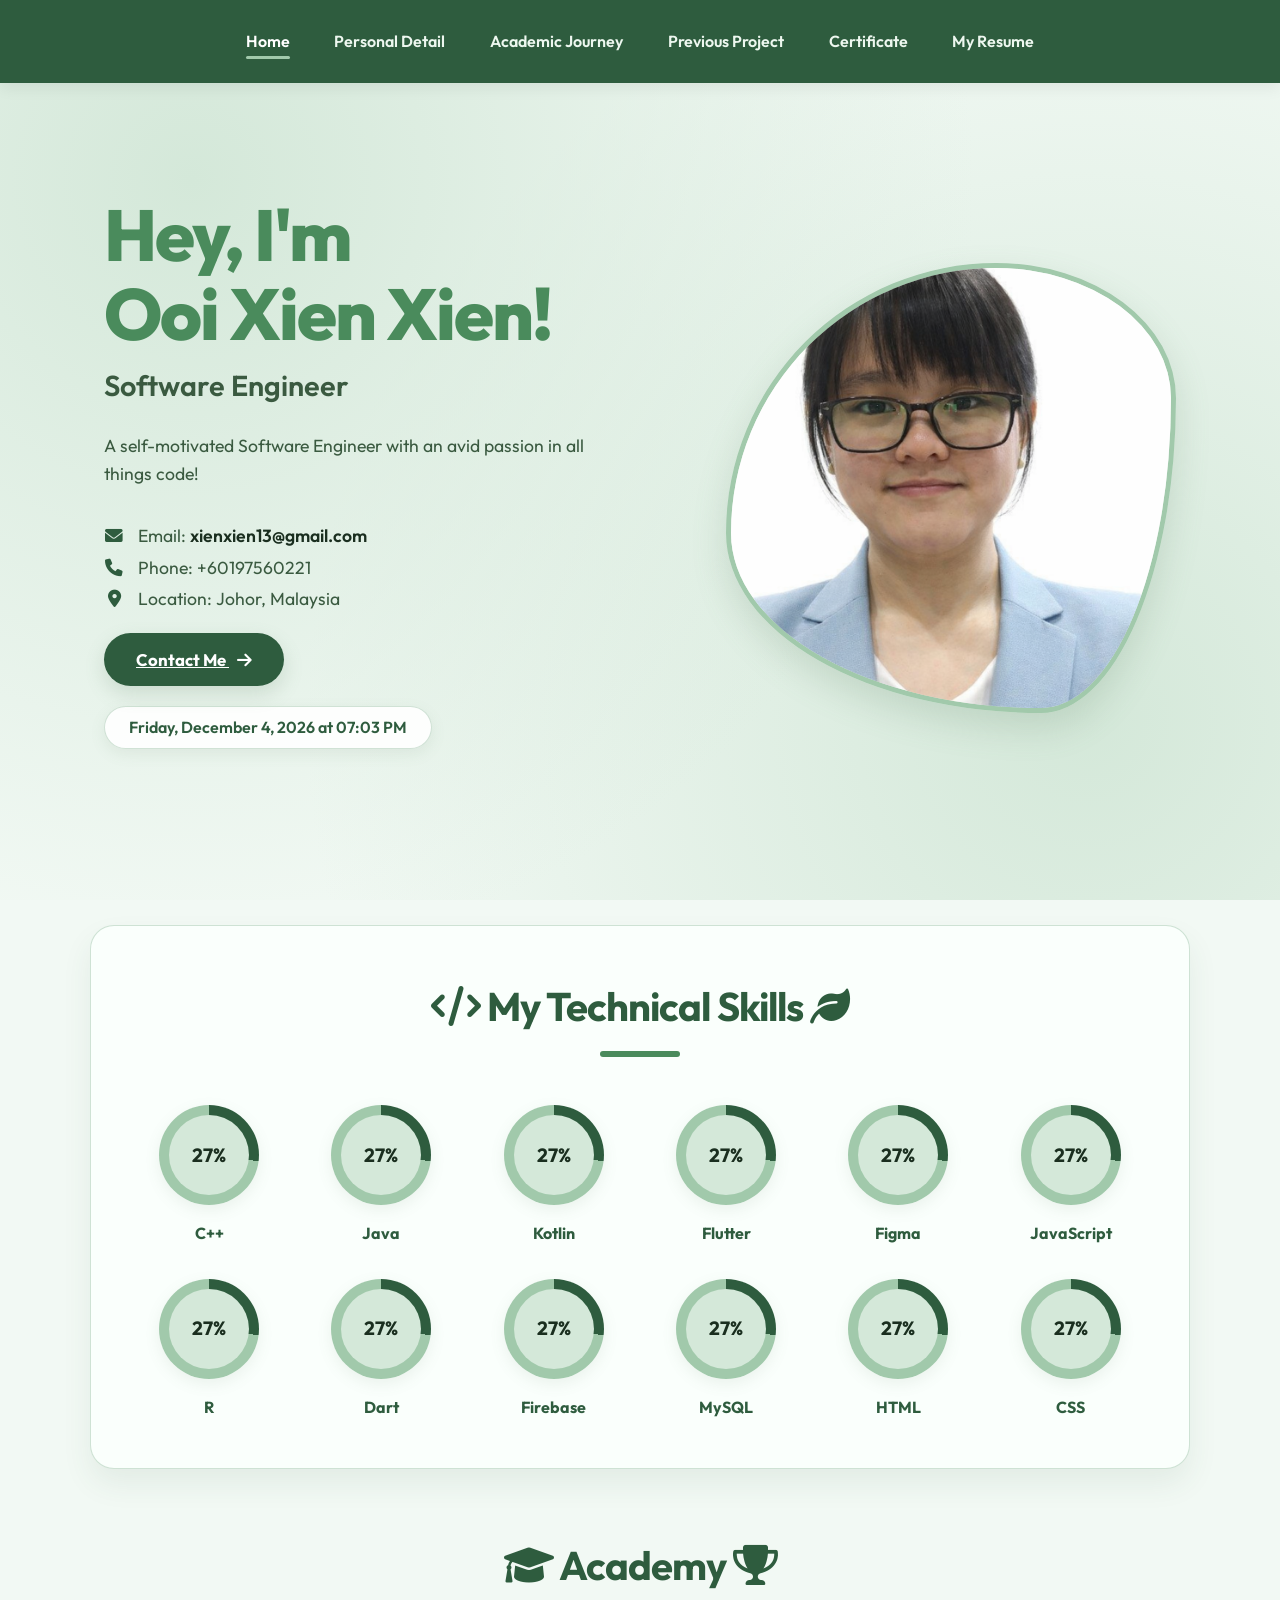
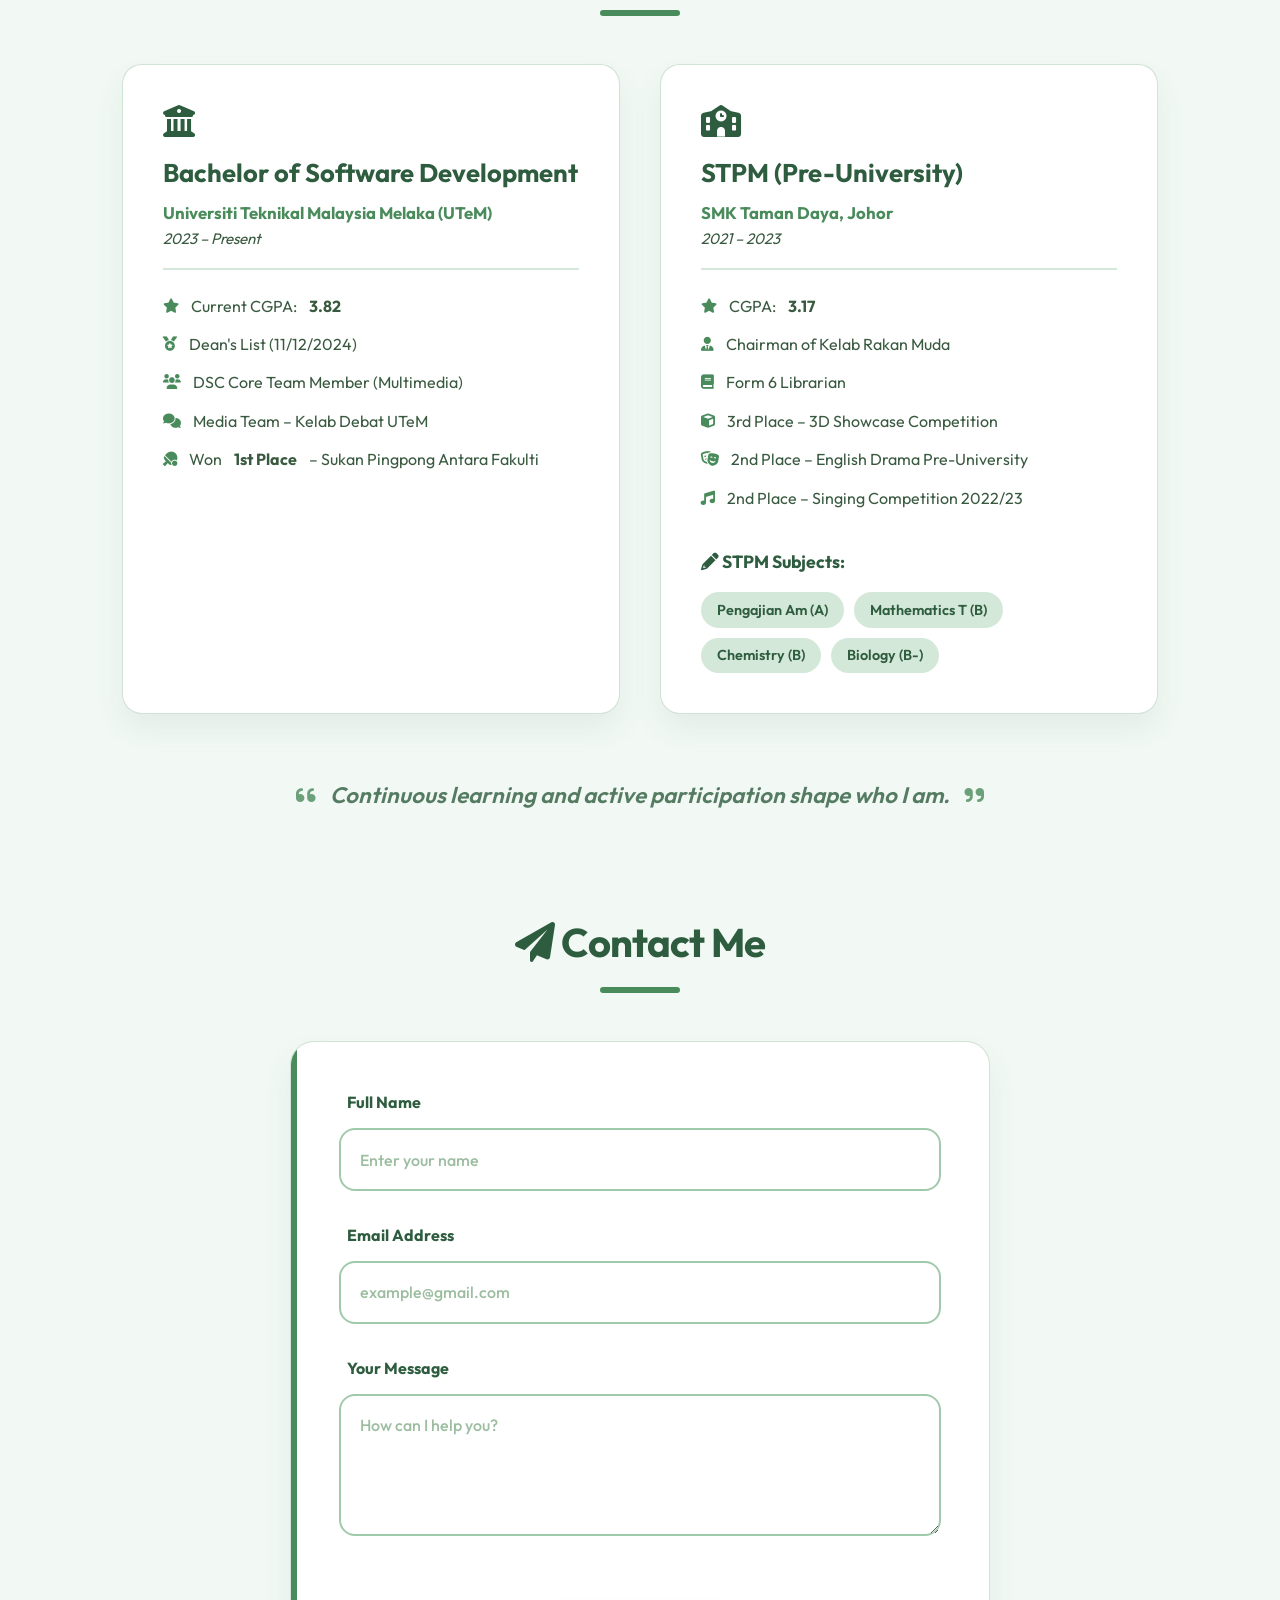
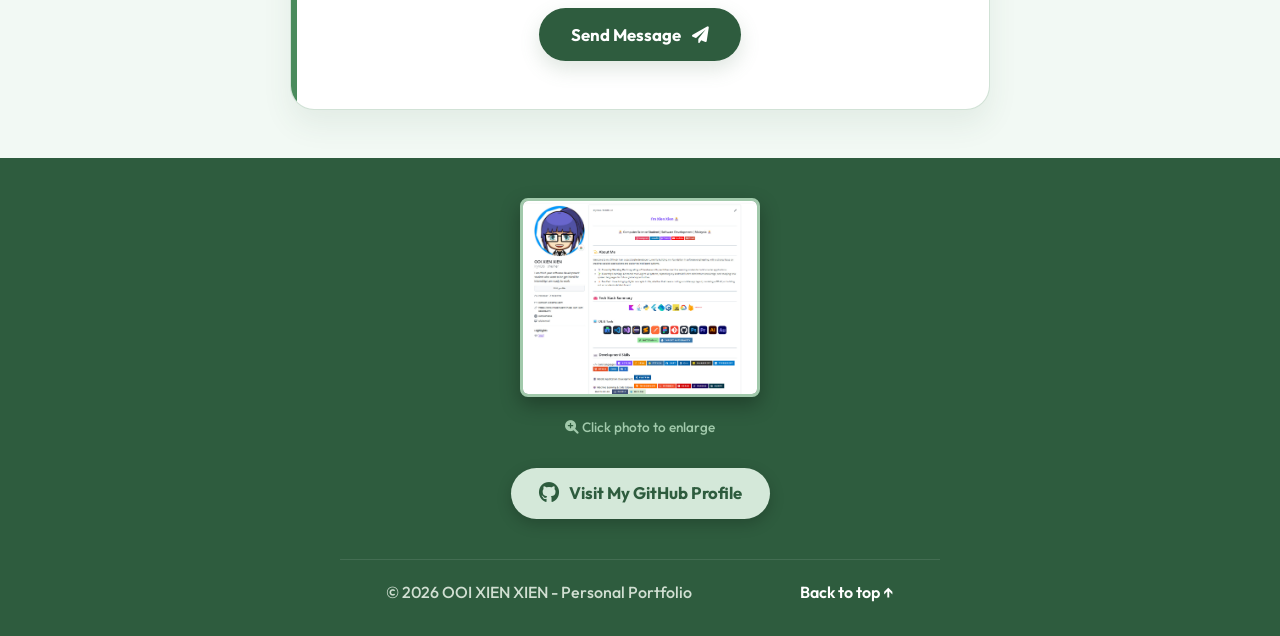
<file: index.html>
<!-- index.html -->
<!DOCTYPE html>
<html lang="en">

<head>
    <meta charset="UTF-8">
    <meta name="viewport" content="width=device-width, initial-scale=1.0">
    <title>My Personal Portfolio · Green theme</title>
    <meta name="description" content="Personal webpage showcasing my background — green & white theme">

    <link rel="preconnect" href="https://fonts.googleapis.com">
    <link rel="preconnect" href="https://fonts.gstatic.com" crossorigin>
    <link href="https://fonts.googleapis.com/css2?family=Outfit:wght@300;400;600;700&display=swap" rel="stylesheet">
    <link rel="stylesheet" href="https://cdnjs.cloudflare.com/ajax/libs/font-awesome/6.0.0-beta3/css/all.min.css">
    <link rel="stylesheet" href="styles.css">
</head>

<body>

    <header id="top">
        <div id="nav-placeholder"></div>

        <div class="hero">
            <div class="hero-content">
                <h1 style="color: var(--color-medium);">Hey, I'm<br>Ooi Xien Xien!</h1>
                <p class="role-text">Software Engineer</p>
                <p class="hero-desc">A self-motivated Software Engineer with an avid passion in all things code!</p>

                <div class="contact-info">
                    <i class="fas fa-envelope"></i> Email: <a
                        href="mailto:xienxien13@gmail.com">xienxien13@gmail.com</a><br>
                    <i class="fas fa-phone"></i> Phone: +60197560221<br>
                    <i class="fas fa-map-marker-alt"></i> Location: Johor, Malaysia
                </div>

                <div style="margin-bottom: 2rem;">
                    <a href="tel:+60197560221" class="btn">
                        Contact Me <i class="fas fa-arrow-right" style="margin-left: 8px;"></i>
                    </a>
                </div>

                <p id="datetime-display"></p>
            </div>

            <div class="hero-image">
                <img src="formal_photo_blue_blazer.png" alt="A photo of me" class="blob-img">
            </div>
        </div>
    </header>

    <main>
        <section class="container section-card" style="background: #fafffc;">
            <h2><i class="fas fa-code"></i> My Technical Skills <i class="fas fa-leaf"></i></h2>
            <div class="skills-grid">
                <div class="skill-item">
                    <div class="circular-progress" style="--progress: 85%;">
                        <div class="progress-value">85%</div>
                    </div>
                    <div class="skill-name">C++</div>
                </div>
                <div class="skill-item">
                    <div class="circular-progress" style="--progress: 60%;">
                        <div class="progress-value">60%</div>
                    </div>
                    <div class="skill-name">Java</div>
                </div>
                <div class="skill-item">
                    <div class="circular-progress" style="--progress: 70%;">
                        <div class="progress-value">70%</div>
                    </div>
                    <div class="skill-name">Kotlin</div>
                </div>
                <div class="skill-item">
                    <div class="circular-progress" style="--progress: 73%;">
                        <div class="progress-value">73%</div>
                    </div>
                    <div class="skill-name">Flutter</div>
                </div>
                <div class="skill-item">
                    <div class="circular-progress" style="--progress: 87%;">
                        <div class="progress-value">87%</div>
                    </div>
                    <div class="skill-name">Figma</div>
                </div>
                <div class="skill-item">
                    <div class="circular-progress" style="--progress: 74%;">
                        <div class="progress-value">74%</div>
                    </div>
                    <div class="skill-name">JavaScript</div>
                </div>
                <div class="skill-item">
                    <div class="circular-progress" style="--progress: 75%;">
                        <div class="progress-value">75%</div>
                    </div>
                    <div class="skill-name">R</div>
                </div>
                <div class="skill-item">
                    <div class="circular-progress" style="--progress: 70%;">
                        <div class="progress-value">70%</div>
                    </div>
                    <div class="skill-name">Dart</div>
                </div>
                <div class="skill-item">
                    <div class="circular-progress" style="--progress: 78%;">
                        <div class="progress-value">78%</div>
                    </div>
                    <div class="skill-name">Firebase</div>
                </div>
                <div class="skill-item">
                    <div class="circular-progress" style="--progress: 87%;">
                        <div class="progress-value">87%</div>
                    </div>
                    <div class="skill-name">MySQL</div>
                </div>
                <div class="skill-item">
                    <div class="circular-progress" style="--progress: 90%;">
                        <div class="progress-value">90%</div>
                    </div>
                    <div class="skill-name">HTML</div>
                </div>
                <div class="skill-item">
                    <div class="circular-progress" style="--progress: 85%;">
                        <div class="progress-value">85%</div>
                    </div>
                    <div class="skill-name">CSS</div>
                </div>
            </div>
        </section>

        <section class="container" style="padding-top: 1rem;">
            <h2>
                <i class="fas fa-graduation-cap"></i>
                Academy
                <i class="fas fa-trophy"></i>
            </h2>
            <div class="academic-grid">
                <div class="academic-card">
                    <div class="card-header">
                        <i class="fas fa-university"></i>
                        <h3>Bachelor of Software Development</h3>
                        <p class="institution">Universiti Teknikal Malaysia Melaka (UTeM)</p>
                        <p class="duration">2023 – Present</p>
                    </div>
                    <ul class="achievement-list">
                        <li><i class="fas fa-star"></i> Current CGPA: <strong>3.82</strong></li>
                        <li><i class="fas fa-medal"></i> Dean's List (11/12/2024)</li>
                        <li><i class="fas fa-users"></i> DSC Core Team Member (Multimedia)</li>
                        <li><i class="fas fa-comments"></i> Media Team – Kelab Debat UTeM</li>
                        <li><i class="fas fa-table-tennis"></i> Won <strong>1st Place</strong> – Sukan Pingpong Antara
                            Fakulti</li>
                    </ul>
                </div>

                <div class="academic-card">
                    <div class="card-header">
                        <i class="fas fa-school"></i>
                        <h3>STPM (Pre-University)</h3>
                        <p class="institution">SMK Taman Daya, Johor</p>
                        <p class="duration">2021 – 2023</p>
                    </div>
                    <ul class="achievement-list">
                        <li><i class="fas fa-star"></i> CGPA: <strong>3.17</strong></li>
                        <li><i class="fas fa-user-tie"></i> Chairman of Kelab Rakan Muda</li>
                        <li><i class="fas fa-book"></i> Form 6 Librarian</li>
                        <li><i class="fas fa-cube"></i> 3rd Place – 3D Showcase Competition</li>
                        <li><i class="fas fa-theater-masks"></i> 2nd Place – English Drama Pre-University</li>
                        <li><i class="fas fa-music"></i> 2nd Place – Singing Competition 2022/23</li>
                    </ul>
                    <div class="subjects-taken">
                        <h4><i class="fas fa-pencil-alt"></i> STPM Subjects:</h4>
                        <div class="subject-tags">
                            <span class="subject">Pengajian Am (A)</span>
                            <span class="subject">Mathematics T (B)</span>
                            <span class="subject">Chemistry (B)</span>
                            <span class="subject">Biology (B-)</span>
                        </div>
                    </div>
                </div>
            </div>



            <div class="decoration-quote">
                <i class="fas fa-quote-left"></i>
                Continuous learning and active participation shape who I am.
                <i class="fas fa-quote-right"></i>
            </div>
        </section>

        <!-- CONTACT SECTION (Required for Simple Form requirement) -->
        <section id="contact" class="container">
            <h2><i class="fas fa-paper-plane"></i> Contact Me</h2>
            <div class="contact-form" style="max-width: 700px; margin: 0 auto;">
                <form id="contact-form" action="https://formspree.io/f/mzdyoeko" method="POST">
                    <div class="form-group">
                        <label for="name">Full Name</label>
                        <input type="text" id="name" name="name" placeholder="Enter your name" required>
                    </div>
                    <div class="form-group">
                        <label for="email">Email Address</label>
                        <input type="email" id="email" name="email" placeholder="example@gmail.com" required>
                    </div>
                    <div class="form-group">
                        <label for="message">Your Message</label>
                        <textarea id="message" name="message" rows="5" placeholder="How can I help you?"
                            required></textarea>
                    </div>
                    <div style="text-align: center;">
                        <button type="submit" class="btn">
                            Send Message <i class="fas fa-paper-plane" style="margin-left: 8px;"></i>
                        </button>
                    </div>
                </form>
            </div>
        </section>
    </main>

    <div id="footer-placeholder"></div>

    <script src="components.js"></script>

    <script src="script.js"></script>

</body>

</html>
</file>
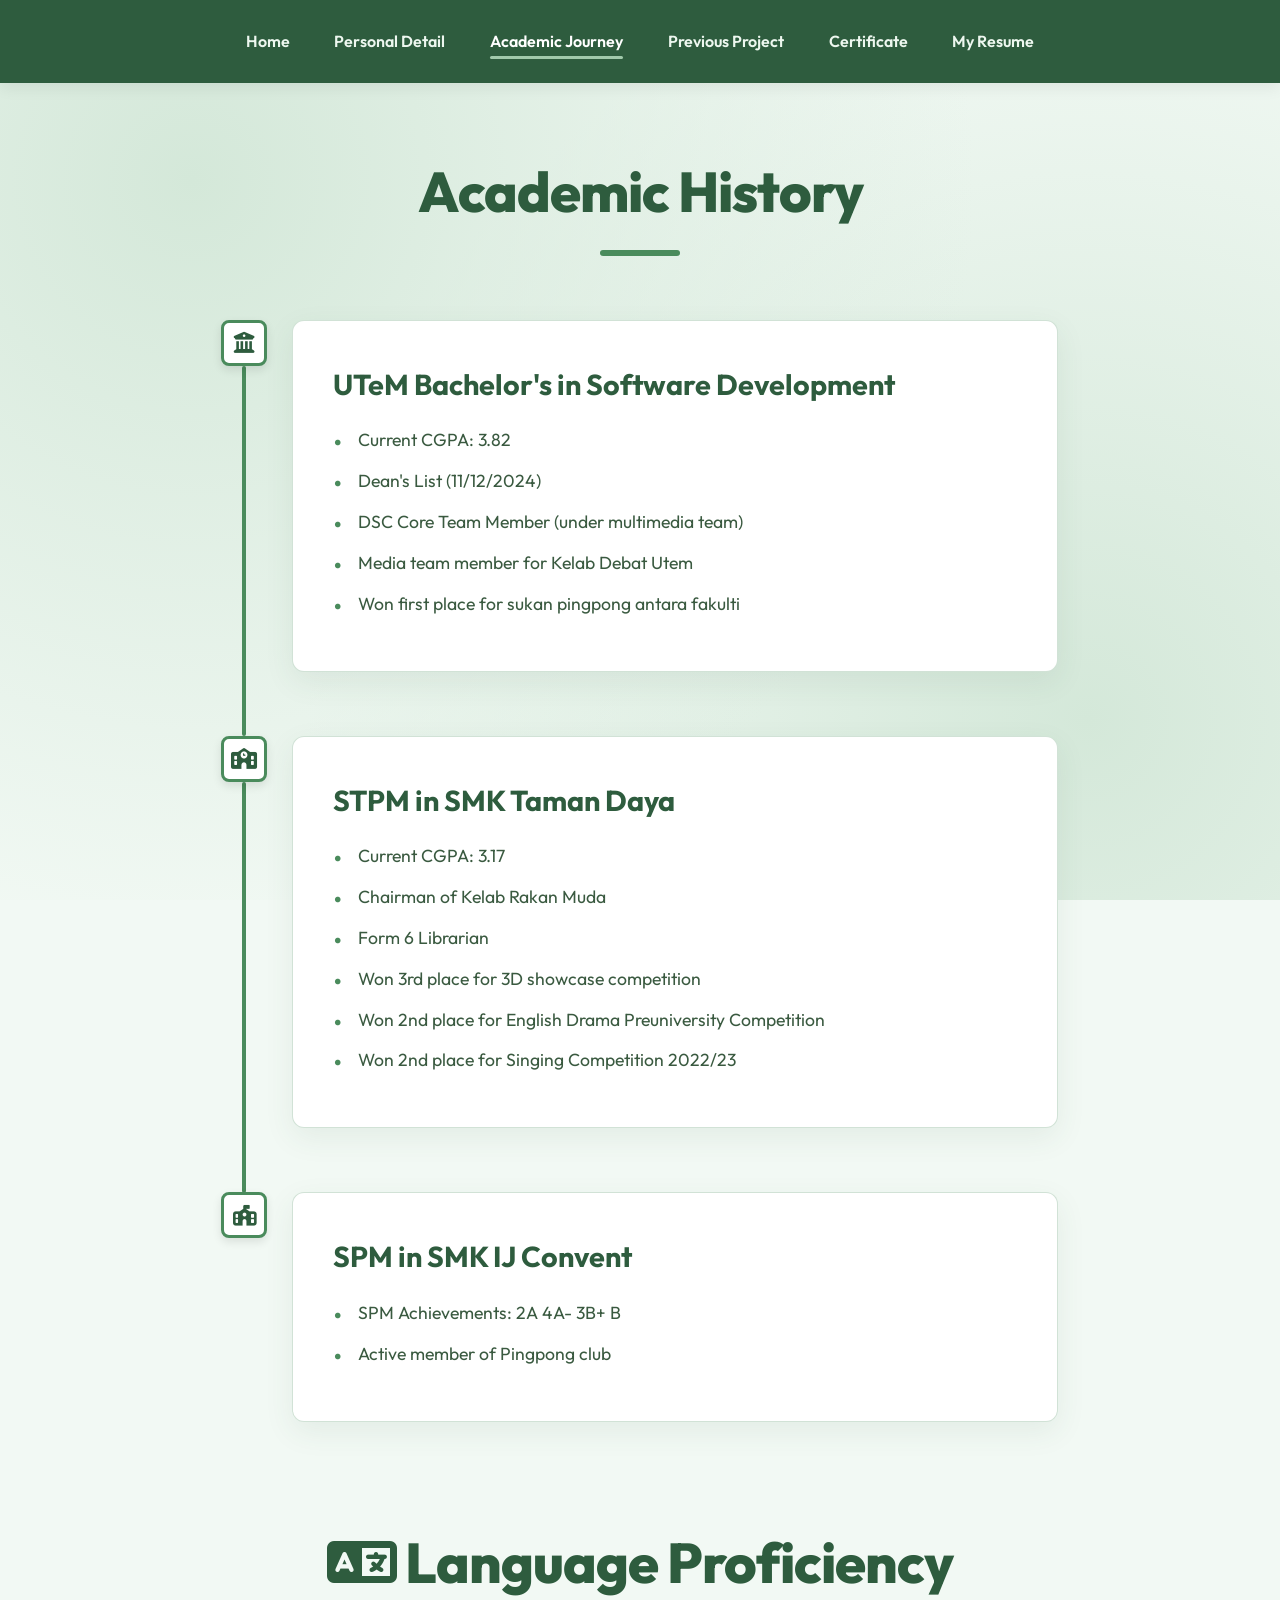
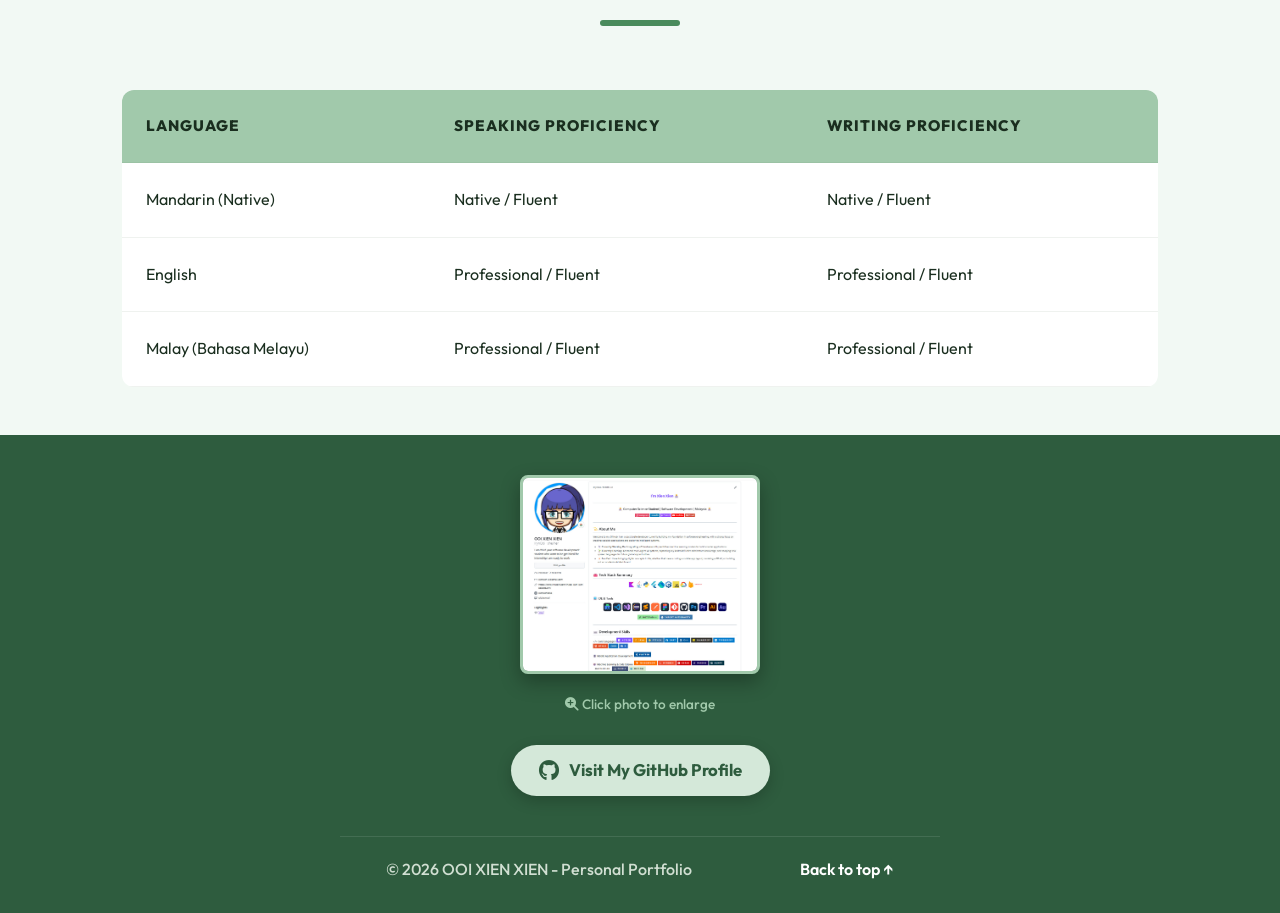
<file: academic.html>
<!-- academic.html -->
<!DOCTYPE html>
<html lang="en">

<head>
    <meta charset="UTF-8">
    <meta name="viewport" content="width=device-width, initial-scale=1.0">
    <title>Academic Journey - My Portfolio</title>
    <link rel="preconnect" href="https://fonts.googleapis.com">
    <link rel="preconnect" href="https://fonts.gstatic.com" crossorigin>
    <link href="https://fonts.googleapis.com/css2?family=Outfit:wght@300;400;600;700&display=swap" rel="stylesheet">
    <link rel="stylesheet" href="styles.css">
    <link rel="stylesheet" href="https://cdnjs.cloudflare.com/ajax/libs/font-awesome/6.4.0/css/all.min.css">
</head>

<body>
    <header id="top">
        <div id="nav-placeholder"></div>
        <div class="hero" style="display:none;">
            <h1>Academic Background</h1>
            <p id="datetime-display"></p>
        </div>
    </header>

    <main>
        <section class="academic-container">
            <h2 class="academic-title">Academic History</h2>

            <div class="timeline">
                <div class="timeline-item">
                    <div class="timeline-icon">
                        <i class="fa-solid fa-building-columns"></i>
                    </div>
                    <div class="timeline-content">
                        <h3>UTeM Bachelor's in Software Development</h3>
                        <ul>
                            <li>Current CGPA: 3.82</li>
                            <li>Dean's List (11/12/2024)</li>
                            <li>DSC Core Team Member (under multimedia team)</li>
                            <li>Media team member for Kelab Debat Utem</li>
                            <li>Won first place for sukan pingpong antara fakulti</li>
                        </ul>
                    </div>
                </div>

                <div class="timeline-item">
                    <div class="timeline-icon">
                        <i class="fa-solid fa-school"></i>
                    </div>
                    <div class="timeline-content">
                        <h3>STPM in SMK Taman Daya</h3>
                        <ul>
                            <li>Current CGPA: 3.17</li>
                            <li>Chairman of Kelab Rakan Muda</li>
                            <li>Form 6 Librarian</li>
                            <li>Won 3rd place for 3D showcase competition</li>
                            <li>Won 2nd place for English Drama Preuniversity Competition</li>
                            <li>Won 2nd place for Singing Competition 2022/23</li>
                        </ul>
                    </div>
                </div>

                <div class="timeline-item">
                    <div class="timeline-icon">
                        <i class="fa-solid fa-school-flag"></i>
                    </div>
                    <div class="timeline-content">
                        <h3>SPM in SMK IJ Convent</h3>
                        <ul>
                            <li>SPM Achievements: 2A 4A- 3B+ B</li>
                            <li>Active member of Pingpong club</li>
                        </ul>
                    </div>
                </div>
            </div>
        </section>

        <!-- LANGUAGE PROFICIENCY TABLE SECTION (Satisfies Table requirement professionally) -->
        <section class="container" style="padding-top: 0;">
            <h2 class="academic-title"><i class="fas fa-language"></i> Language Proficiency</h2>
            <div style="overflow-x: auto;">
                <table class="education-table">
                    <thead>
                        <tr>
                            <th>Language</th>
                            <th>Speaking Proficiency</th>
                            <th>Writing Proficiency</th>
                        </tr>
                    </thead>
                    <tbody>
                        <tr>
                            <td>Mandarin (Native)</td>
                            <td>Native / Fluent</td>
                            <td>Native / Fluent</td>
                        </tr>
                        <tr>
                            <td>English</td>
                            <td>Professional / Fluent</td>
                            <td>Professional / Fluent</td>
                        </tr>
                        <tr>
                            <td>Malay (Bahasa Melayu)</td>
                            <td>Professional / Fluent</td>
                            <td>Professional / Fluent</td>
                        </tr>
                    </tbody>
                </table>
            </div>
        </section>
    </main>

    <div id="footer-placeholder"></div>

    <script src="components.js"></script>

    <script src="script.js"></script>
    <script>
        document.addEventListener("DOMContentLoaded", function () {
            const observerOptions = {
                root: null,
                rootMargin: '0px',
                threshold: 0.15
            };

            const observer = new IntersectionObserver((entries, observer) => {
                entries.forEach(entry => {
                    if (entry.isIntersecting) {
                        entry.target.classList.add('show');
                        observer.unobserve(entry.target);
                    }
                });
            }, observerOptions);

            const timelineItems = document.querySelectorAll('.timeline-item');
            timelineItems.forEach((item, index) => {
                item.style.setProperty('--anim-order', index);
                observer.observe(item);
            });
        });
    </script>
</body>
<script src="components.js"></script>

</html>
</file>
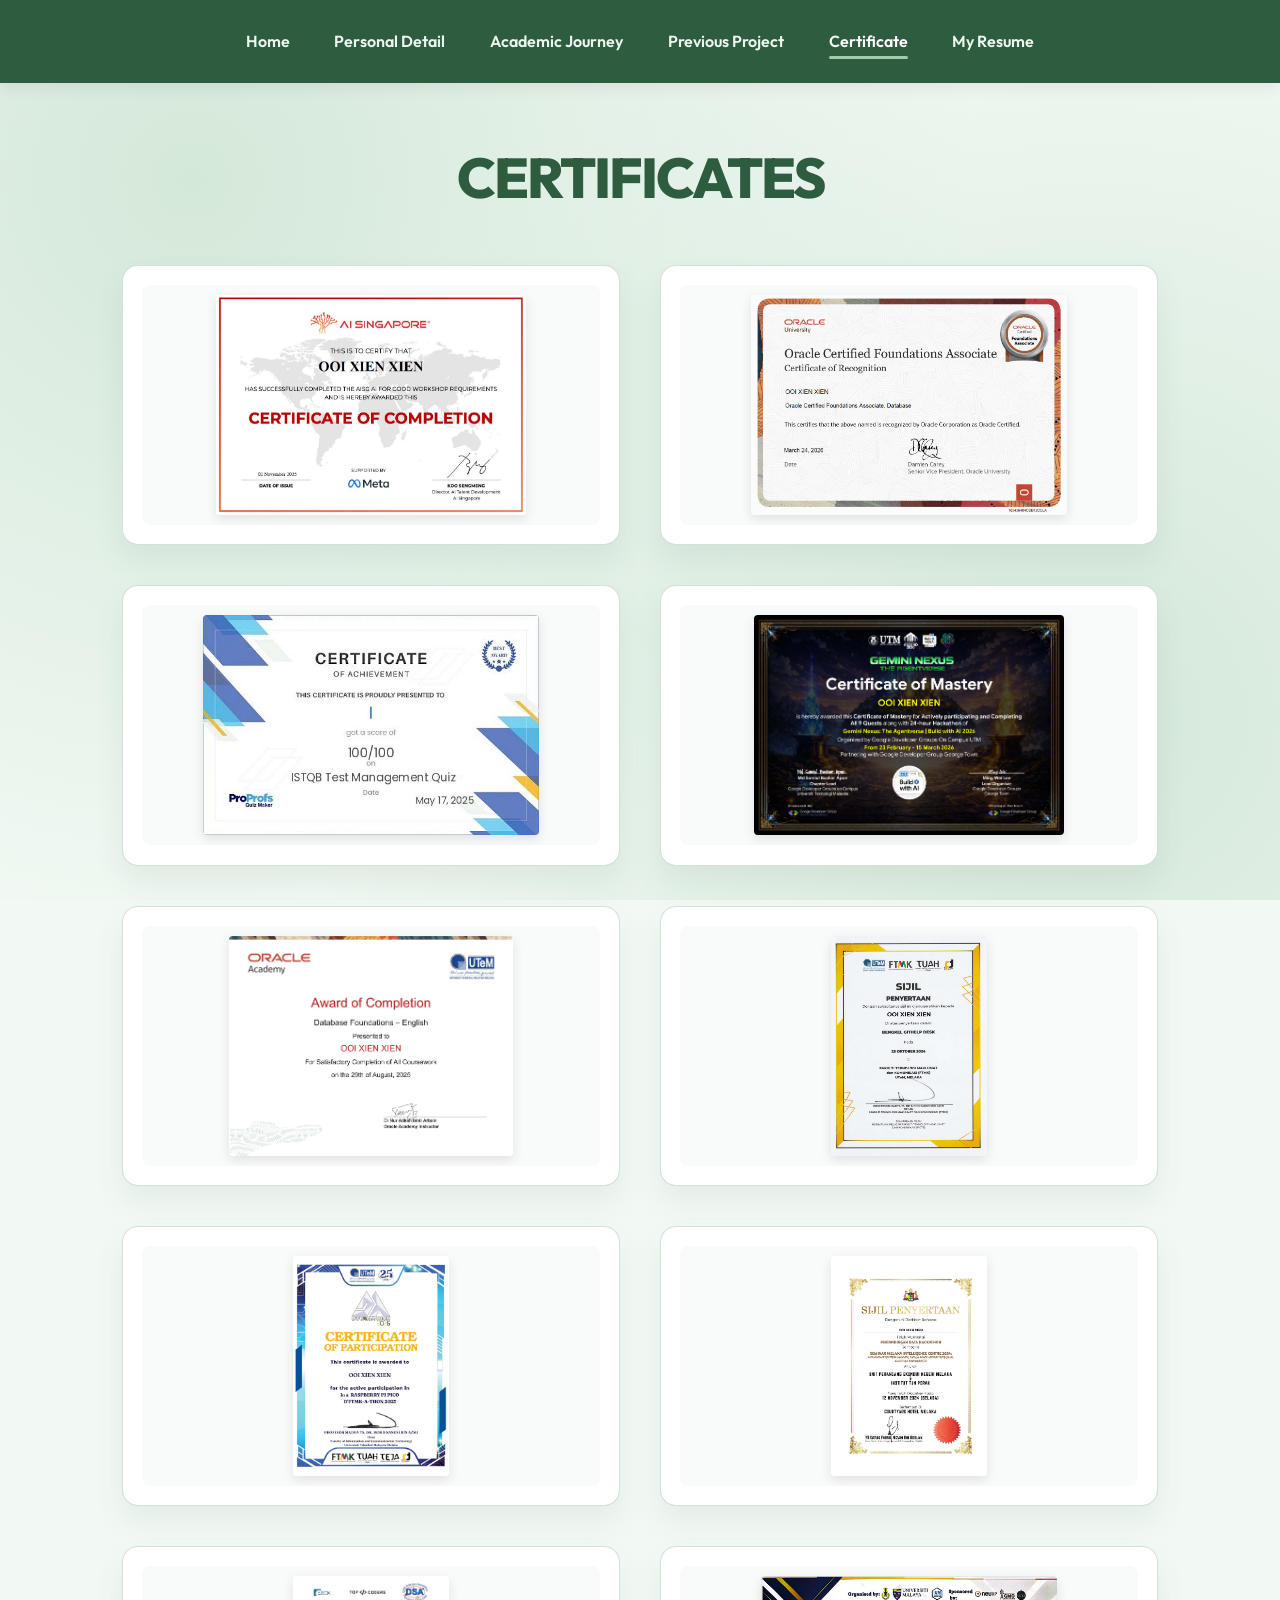
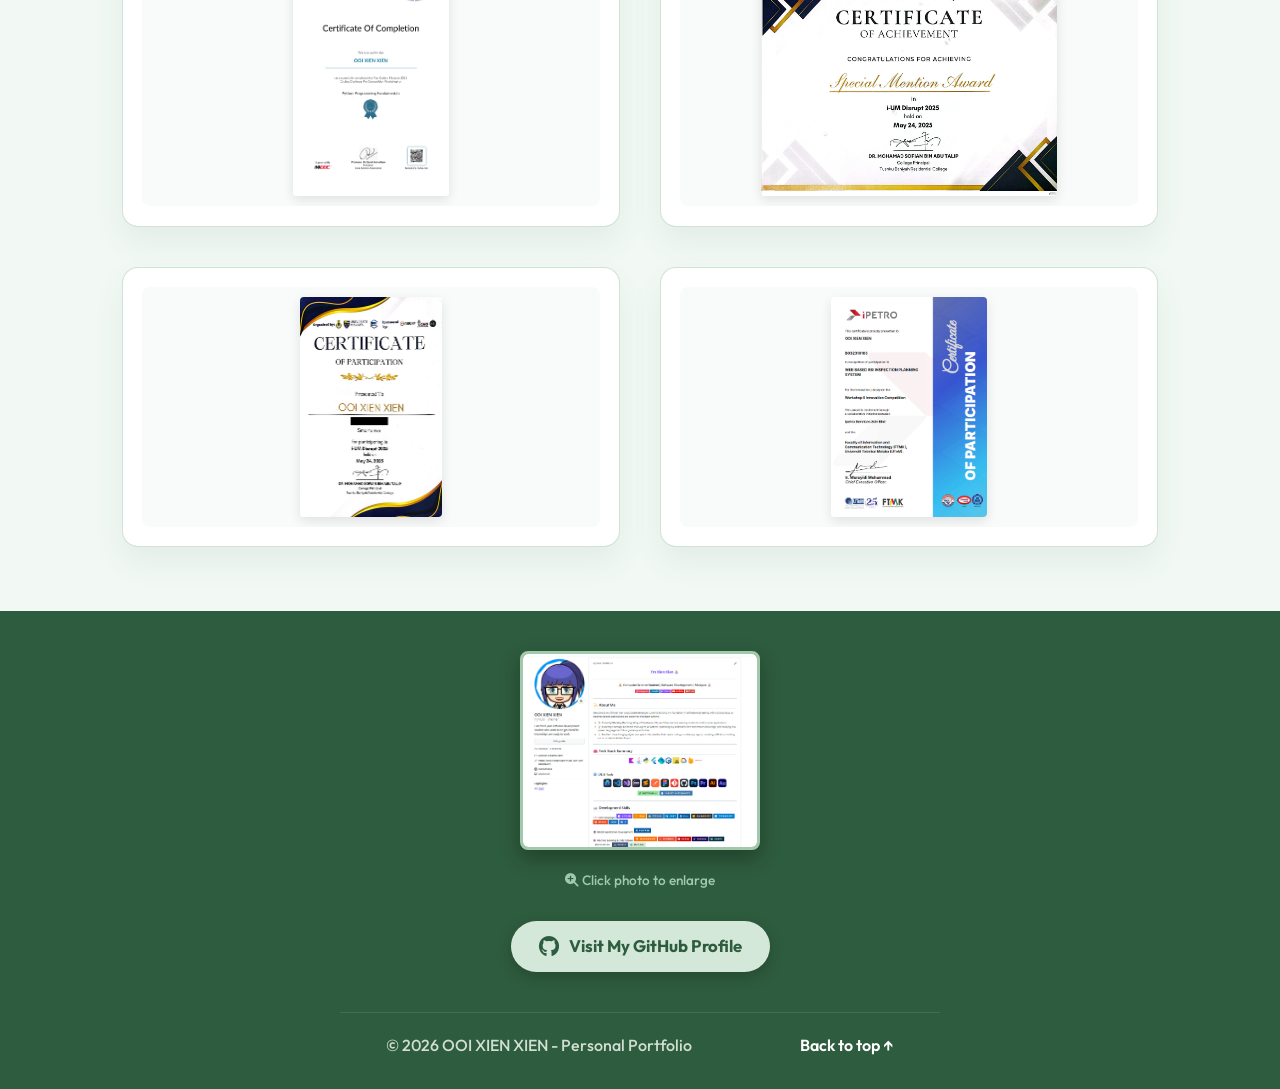
<file: certificates.html>
<!-- certificates.html -->

<!DOCTYPE html>
<html lang="en">

<head>
    <meta charset="UTF-8">
    <meta name="viewport" content="width=device-width, initial-scale=1.0">
    <title>Certificates - My Portfolio</title>
    <link rel="preconnect" href="https://fonts.googleapis.com">
    <link rel="preconnect" href="https://fonts.gstatic.com" crossorigin>
    <link href="https://fonts.googleapis.com/css2?family=Outfit:wght@300;400;600;700&display=swap" rel="stylesheet">
    <link rel="stylesheet" href="styles.css">
    <link rel="stylesheet" href="https://cdnjs.cloudflare.com/ajax/libs/font-awesome/6.4.0/css/all.min.css">
</head>

<body class="certificates-page">
    <header id="top">
        <div id="nav-placeholder"></div>
        <div class="hero">
            <h1>CERTIFICATES</h1>
        </div>
    </header>

    <main>
        <section id="certificates" class="container">
            <div class="certificate-grid">
                <!-- Certificate 1: AI Singapore -->
                <div class="certificate-card">
                    <div class="certificate-img-container">
                        <img src="certificates/certAI.jpg" alt="AI Singapore Certificate">
                    </div>
                </div>

                <!-- Certificate 2: Database Foundations -->
                <div class="certificate-card">
                    <div class="certificate-img-container">
                        <img src="certificates/db_Pro_cert.jpg" alt="Database Foundations Certificate">
                    </div>
                </div>

                <!-- Certificate 3: ISTQB Test Management -->
                <div class="certificate-card">
                    <div class="certificate-img-container">
                        <img src="certificates/ISTQB_test_management.jpg" alt="ISTQB Test Management Certificate">
                    </div>
                </div>

                <!-- Certificate 4: Mastery Certificate -->
                <div class="certificate-card">
                    <div class="certificate-img-container">
                        <img src="certificates/Mastery_cert_OOI XIEN XIEN.jpg"
                            alt="Mastery Certificate - OOI XIEN XIEN">
                    </div>
                </div>

                <!-- Certificate 5: Completion Training -->
                <div class="certificate-card">
                    <div class="certificate-img-container">
                        <img src="certificates/OOI XIEN XIEN - Completion Training.jpg"
                            alt="Completion Training Certificate">
                    </div>
                </div>

                <!-- Certificate 6: GitHub Participation -->
                <div class="certificate-card">
                    <div class="certificate-img-container">
                        <img src="certificates/SIJIL GITHUB PENYERTAAN 30 PESERTA-17.jpg"
                            alt="GitHub Workshop Participation">
                    </div>
                </div>

                <!-- Certificate 7: Raspberry Pi Pico -->
                <div class="certificate-card">
                    <div class="certificate-img-container">
                        <img src="certificates/SIJIL PENYERTAAN PESERTA RASPBERRY PI PICO.jpg"
                            alt="Raspberry Pi Pico Certificate">
                    </div>
                </div>

                <!-- Certificate 8: UTeM Hackathon (Ketua) -->
                <div class="certificate-card">
                    <div class="certificate-img-container portrait">
                        <img src="certificates/UTEM_HACKATHON_KETUA_mycert.jpg" alt="UTeM Hackathon - Team Leader">
                    </div>
                </div>

                <!-- Certificate 9: TopCoder -->
                <div class="certificate-card">
                    <div class="certificate-img-container">
                        <img src="certificates/UTEMB032310183_topcoder.jpg" alt="TopCoder Certificate">
                    </div>
                </div>

                <!-- Certificate 10: Special Mention Award - I-UM Disrupt 2025 -->
                <div class="certificate-card">
                    <div class="certificate-img-container">
                        <img src="certificates/Special_mention_award_I-UM Disrupt 2025.jpg"
                            alt="Special Mention Award - I-UM Disrupt 2025">
                    </div>
                </div>

                <!-- Certificate 11: Participation Certificate - I-UM Disrupt 2025 -->
                <div class="certificate-card">
                    <div class="certificate-img-container">
                        <img src="certificates/cert_participation_I-UM Disrupt 2025.jpg"
                            alt="Participation Certificate - I-UM Disrupt 2025">
                    </div>
                </div>

                <!-- NEW Certificate 12: iPetro Certificate -->
                <div class="certificate-card">
                    <div class="certificate-img-container">
                        <img src="certificates/ipetro_cert.jpg" alt="iPetro Certificate">
                    </div>
                </div>
            </div>
        </section>
    </main>

    <div id="footer-placeholder"></div>

    <!-- Modal for Certificate Zoom -->
    <div id="cert-modal" class="modal">
        <span class="close-modal">&times;</span>
        <img class="modal-content" id="modal-img">
        <div id="modal-caption"></div>
    </div>
    <script src="components.js"></script>
    <script src="script.js"></script>
</body>

</html>
</file>
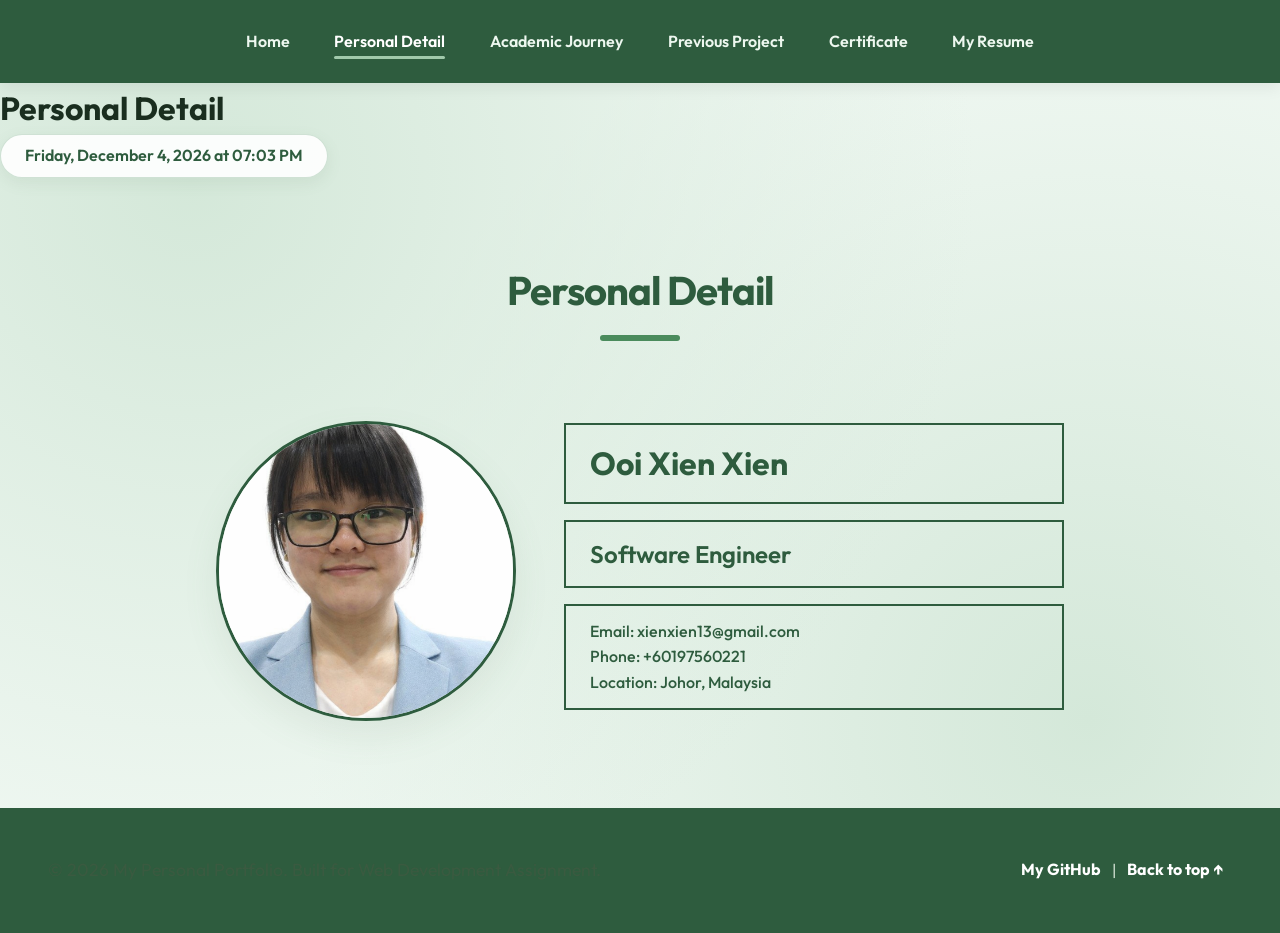
<file: personal.html>
<!DOCTYPE html>
<html lang="en">

<head>
    <meta charset="UTF-8">
    <meta name="viewport" content="width=device-width, initial-scale=1.0">
    <title>Personal Detail - My Portfolio</title>
    <meta name="description" content="Personal detail page showing my background and info.">
    <!-- Custom Web Fonts -->
    <link rel="preconnect" href="https://fonts.googleapis.com">
    <link rel="preconnect" href="https://fonts.gstatic.com" crossorigin>
    <link href="https://fonts.googleapis.com/css2?family=Outfit:wght@300;400;600;700&display=swap" rel="stylesheet">
    <!-- External CSS file -->
    <link rel="stylesheet" href="styles.css">
</head>

<body>
    <!-- HEADER & NAV -->
    <header id="top">
        <nav>
            <ul class="nav-links">
                <li><a href="index.html">Home</a></li>
                <li><a href="personal.html" class="active">Personal Detail</a></li>
                <li><a href="academic.html">Academic Journey</a></li>
                <li><a href="projects.html">Previous Project</a></li>
                <li><a href="certificates.html">Certificate</a></li>
                <li><a href="resume.html">My Resume</a></li>
            </ul>
        </nav>
        <div class="page-hero">
            <h1>Personal Detail</h1>
            <p id="datetime-display"></p>
        </div>
    </header>

    <!-- MAIN CONTENT -->
    <main>
        <!-- PERSONAL DETAIL SECTION -->
        <section id="about" class="container">
            <h2>Personal Detail</h2>
            <article class="about-content">
                <!-- Profile Image -->
                <div class="img-wrapper">
                    <img src="formal_photo_blue_blazer.png" alt="A photo of me" class="profile-img" id="profile-pic">
                </div>
                <div class="about-text">
                    <div class="detail-box">Ooi Xien Xien</div>
                    <div class="detail-box subtitle">Software Engineer</div>
                    <div class="detail-box info">
                        Email: <a href="mailto:xienxien13@gmail.com">xienxien13@gmail.com</a><br>
                        Phone: +60197560221<br>
                        Location: Johor, Malaysia
                    </div>
                </div>
            </article>
        </section>
    </main>

    <!-- FOOTER -->
    <footer>
        <p>&copy; 2026 My Personal Portfolio. Built for Web Development Assignment.</p>
        <div class="footer-links">
            <a href="https://github.com/" target="_blank" rel="noopener">My GitHub</a> |
            <a href="#top">Back to top ↑</a>
        </div>
    </footer>

    <!-- External JavaScript File -->
    <script src="script.js"></script>
</body>

</html>
</file>
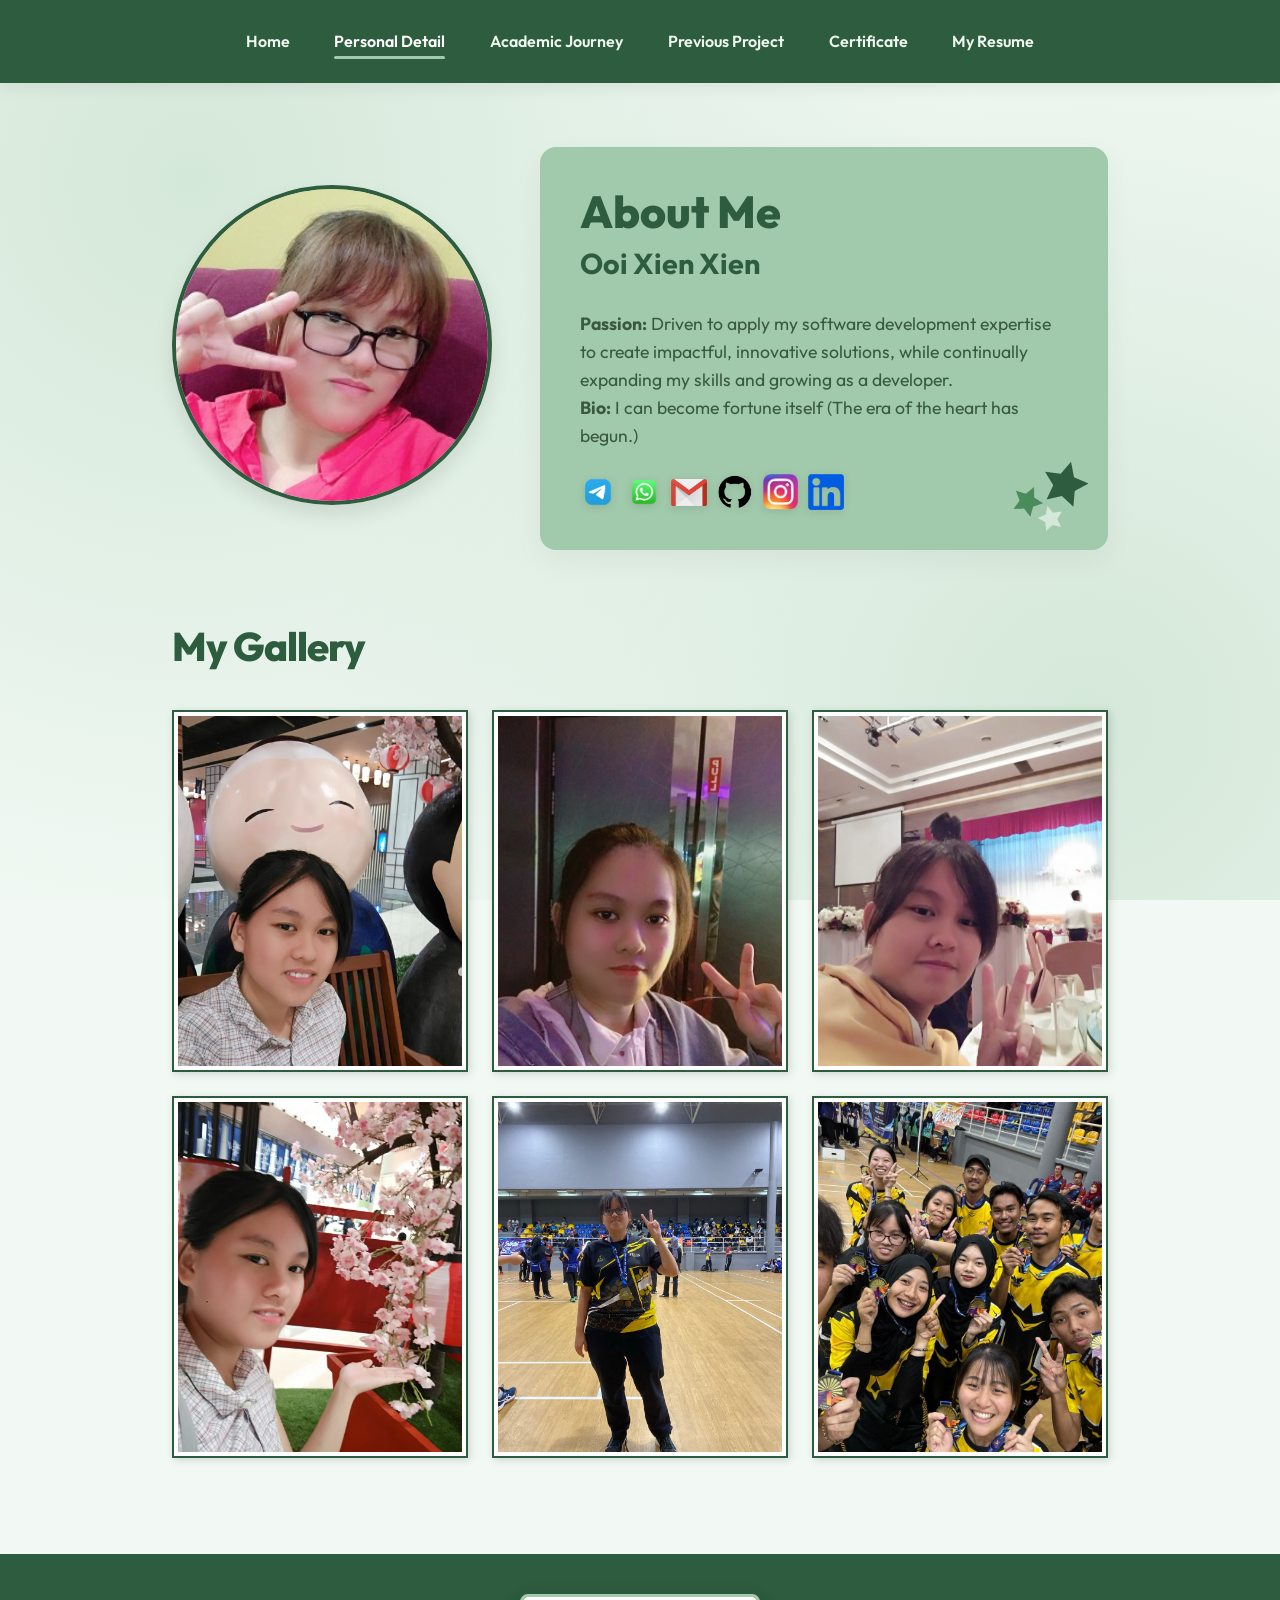
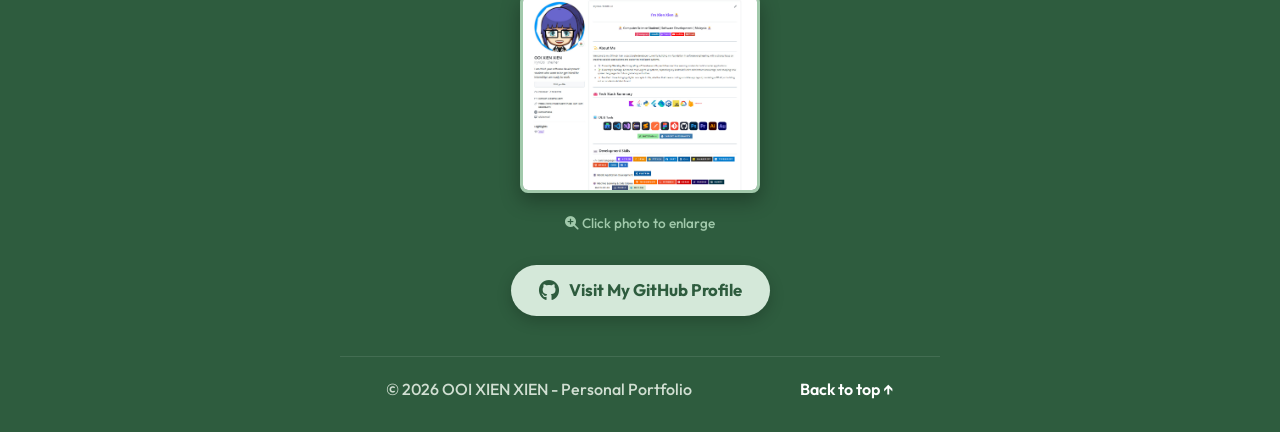
<file: personal_detail.html>
<!-- personal_detail.html -->
<!DOCTYPE html>
<html lang="en">

<head>
    <meta charset="UTF-8">
    <meta name="viewport" content="width=device-width, initial-scale=1.0">
    <title>Personal Detail - My Portfolio</title>
    <link rel="preconnect" href="https://fonts.googleapis.com">
    <link rel="preconnect" href="https://fonts.gstatic.com" crossorigin>
    <link href="https://fonts.googleapis.com/css2?family=Outfit:wght@300;400;600;700;800&display=swap" rel="stylesheet">
    <link rel="stylesheet" href="styles.css">
    <!-- FontAwesome for social icons -->
    <link rel="stylesheet" href="https://cdnjs.cloudflare.com/ajax/libs/font-awesome/6.4.0/css/all.min.css">
</head>

<body>
    <!-- HEADER & NAV -->
    <header id="top">
        <div id="nav-placeholder"></div>
    </header>

    <!-- MAIN CONTENT -->
    <main>
        <!-- ABOUT ME SECTION -->
        <section class="about-section">
            <div class="profile-container">
                <img src="gallery/selfie.jpg" alt="Profile Photo" class="profile-pic">
            </div>
            <div class="about-card">
                <h1>About Me</h1>
                <h2>Ooi Xien Xien</h2>

                <p><strong>Passion:</strong>
                    Driven to apply my software development expertise to create impactful, innovative solutions, while
                    continually expanding my skills and growing as a developer.</p>

                <p><strong>Bio:</strong>
                    I can become fortune itself (The era of the heart has begun.)</p>

                <div class="social-icons">
                    <a href="https://t.me/IrynOoi" target="_blank" class="social-icon">
                        <img src="icon/Telegram-Logo-Icon.png" alt="Telegram">
                    </a>
                    <a href="https://wa.me/60197560221" target="_blank" class="social-icon">
                        <img src="icon/ws_icon.png" alt="WhatsApp">
                    </a>
                    <a href="mailto:xienxien13@gmail.com" class="social-icon">
                        <img src="icon/gmail.png" alt="Gmail">
                    </a>
                    <a href="https://github.com/IrynOoi" target="_blank" class="social-icon">
                        <img src="icon/github-icon.png" alt="GitHub">
                    </a>
                    <a href="https://www.instagram.com/xienxien5653/" target="_blank" class="social-icon">
                        <img src="icon/insta_icon.png" alt="Instagram">
                    </a>
                    <a href="https://www.linkedin.com/in/ooi-xien-xien-8883b8294/" target="_blank" class="social-icon">
                        <img src="icon/linkedin.png" alt="LinkedIn">
                    </a>
                </div>

                <div class="stars-decor">
                    <!-- SVG stars with green theme colors -->
                    <svg width="45" height="45" viewBox="0 0 24 24" fill="var(--color-dark)"
                        style="position:absolute; bottom:25px; right:0px; transform:rotate(15deg);">
                        <path
                            d="M12 .587l3.668 7.568 8.332 1.151-6.064 5.828 1.48 8.279-7.416-3.967-7.417 3.967 1.481-8.279-6.064-5.828 8.332-1.151z" />
                    </svg>
                    <svg width="25" height="25" viewBox="0 0 24 24" fill="var(--color-bg)"
                        style="position:absolute; bottom:0px; right:25px; transform:rotate(-15deg);">
                        <path
                            d="M12 .587l3.668 7.568 8.332 1.151-6.064 5.828 1.48 8.279-7.416-3.967-7.417 3.967 1.481-8.279-6.064-5.828 8.332-1.151z" />
                    </svg>
                    <svg width="30" height="30" viewBox="0 0 24 24" fill="var(--color-medium)"
                        style="position:absolute; bottom:15px; right:45px; transform:rotate(25deg);">
                        <path
                            d="M12 .587l3.668 7.568 8.332 1.151-6.064 5.828 1.48 8.279-7.416-3.967-7.417 3.967 1.481-8.279-6.064-5.828 8.332-1.151z" />
                    </svg>
                </div>
            </div>
        </section>

        <!-- GALLERY SECTION -->
        <section class="gallery-section">
            <h2 class="gallery-title">My Gallery</h2>
            <div class="gallery-grid">
                <div class="gallery-item">
                    <img src="gallery/selfie2.jpg" alt="Gallery Image 1">
                </div>
                <div class="gallery-item">
                    <img src="gallery/selfie3.jpg" alt="Gallery Image 2">
                </div>
                <div class="gallery-item">
                    <img src="gallery/selfie4.jpg" alt="Gallery Image 3">
                </div>
                <div class="gallery-item">
                    <img src="gallery/selfie5.jpg" alt="Gallery Image 4">
                </div>
                <div class="gallery-item">
                    <img src="gallery/selfie6.jpg" alt="Gallery Image 5">
                </div>
                <div class="gallery-item">
                    <img src="gallery/selfie7.jpg" alt="Gallery Image 6">
                </div>
            </div>
        </section>
    </main>

    <!-- FOOTER -->
    <div id="footer-placeholder"></div>

    <script src="components.js"></script>

    <!-- External JavaScript File -->
    <script src="script.js"></script>
</body>

</html>
</file>
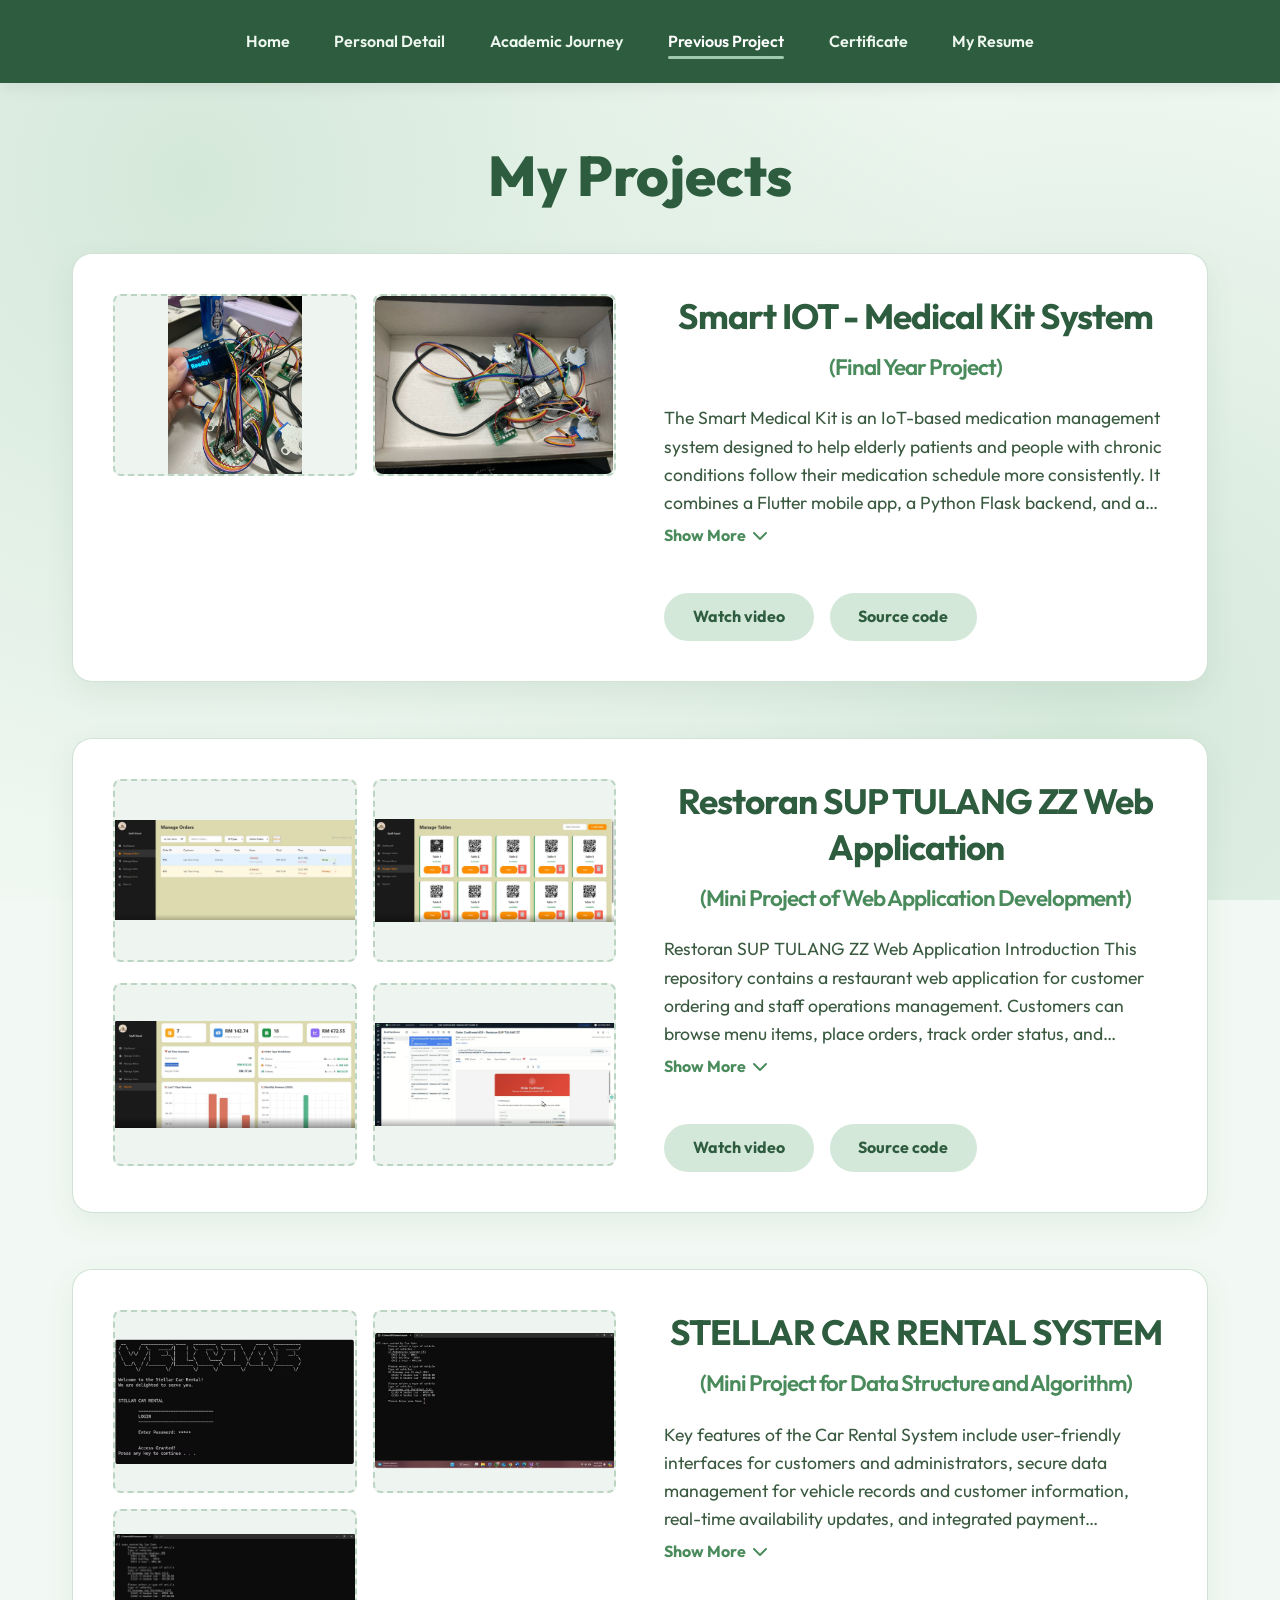
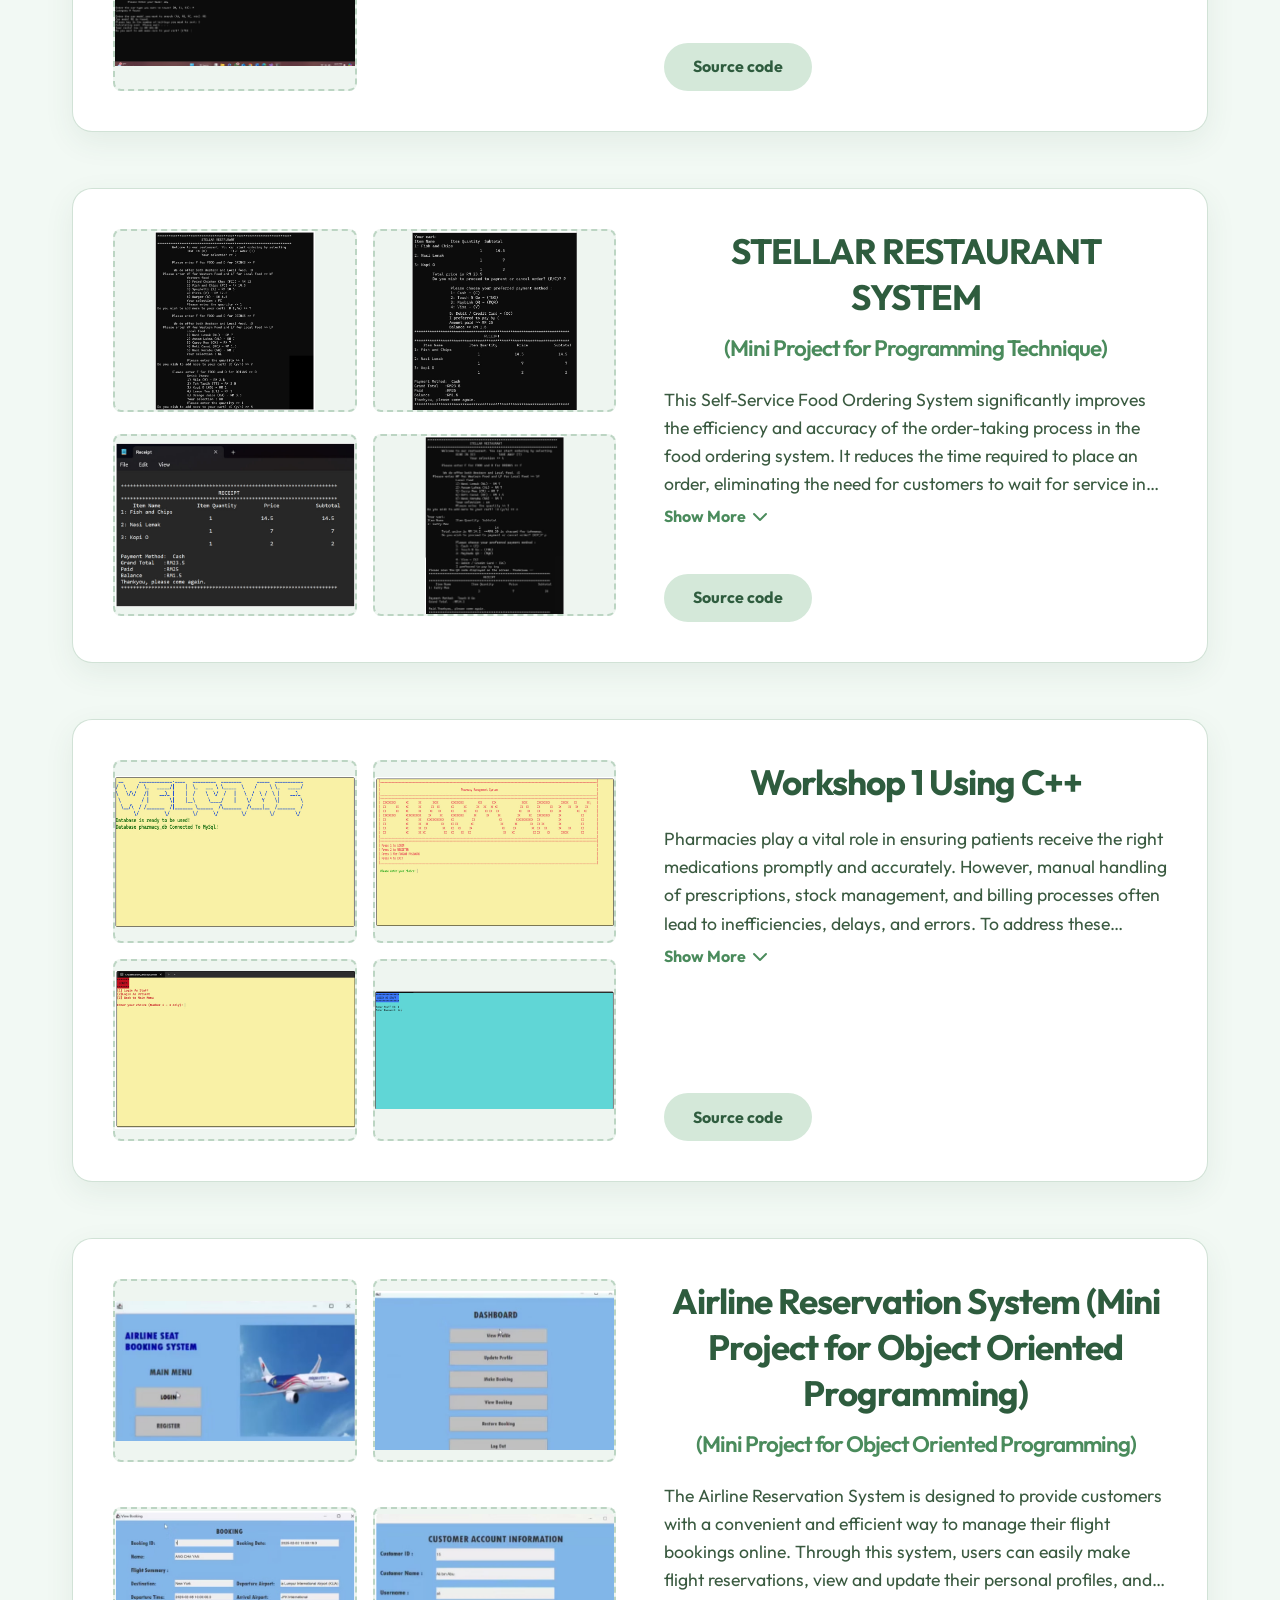
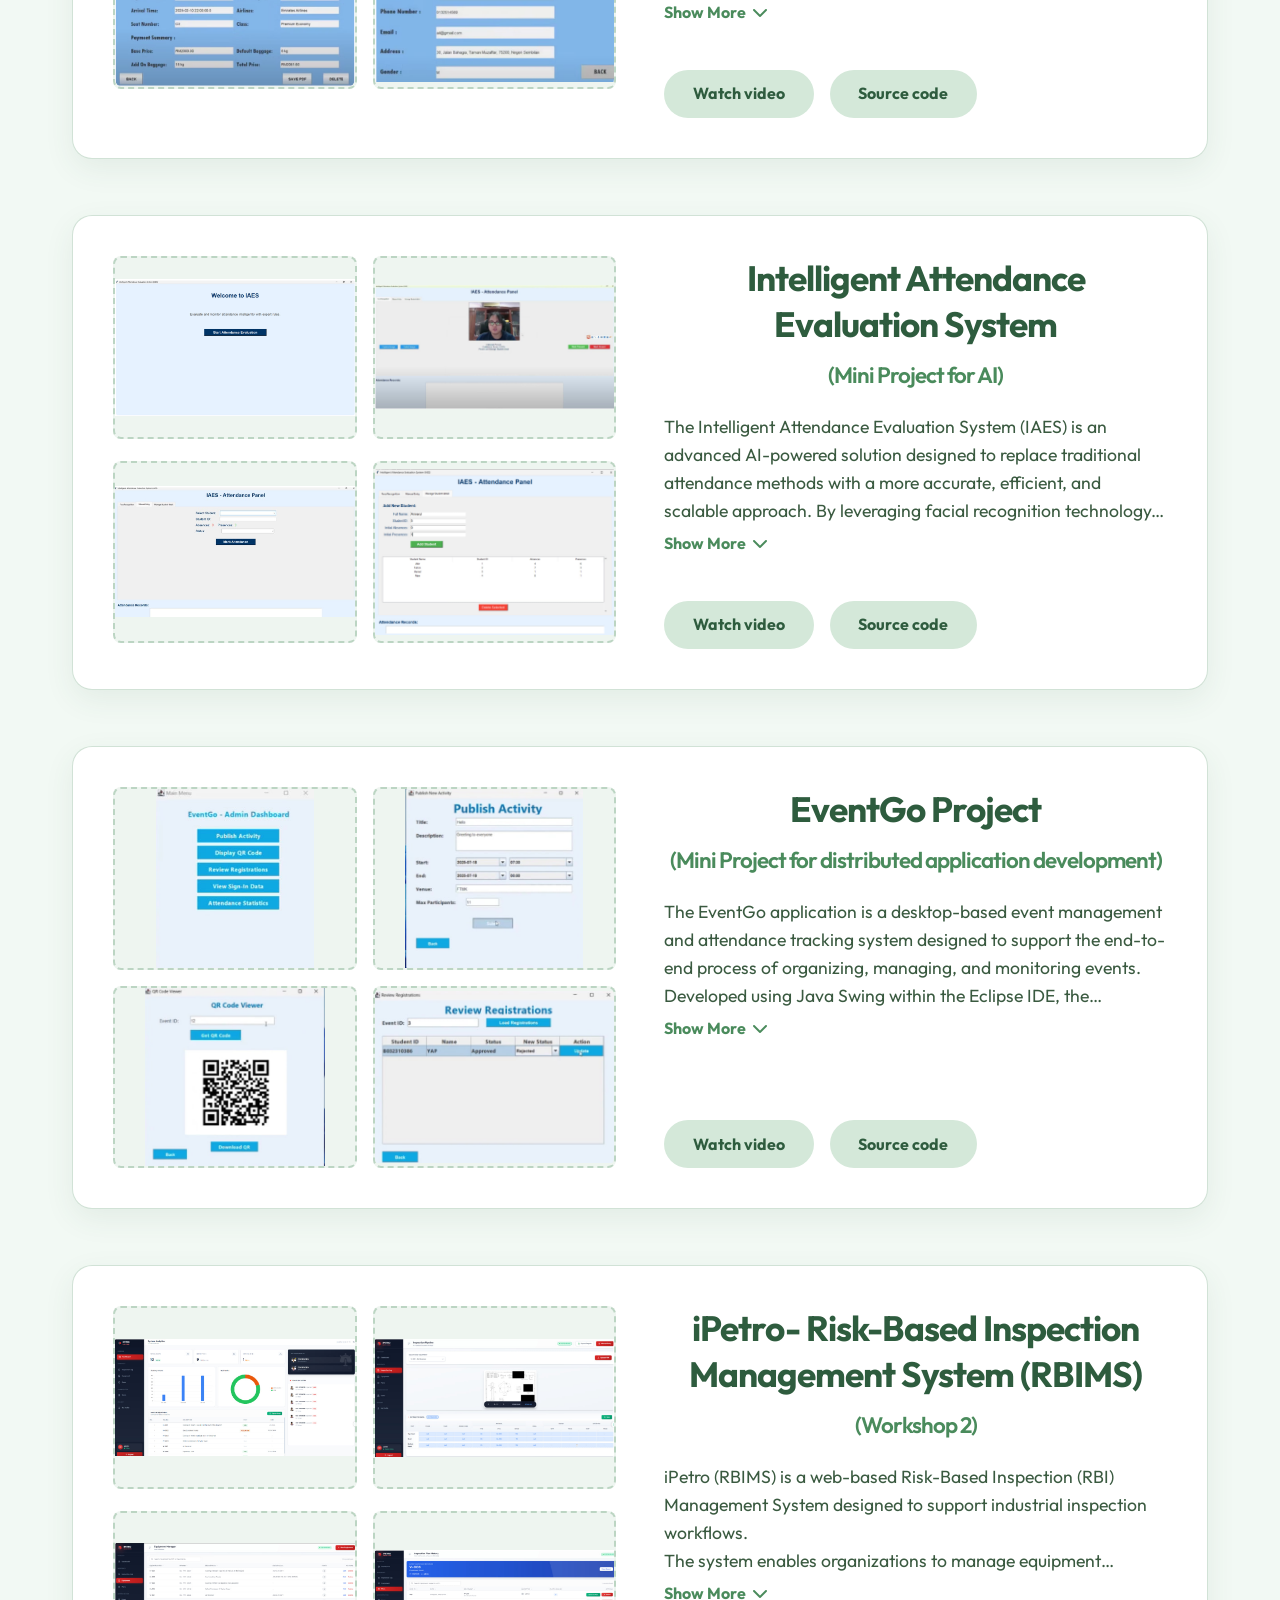
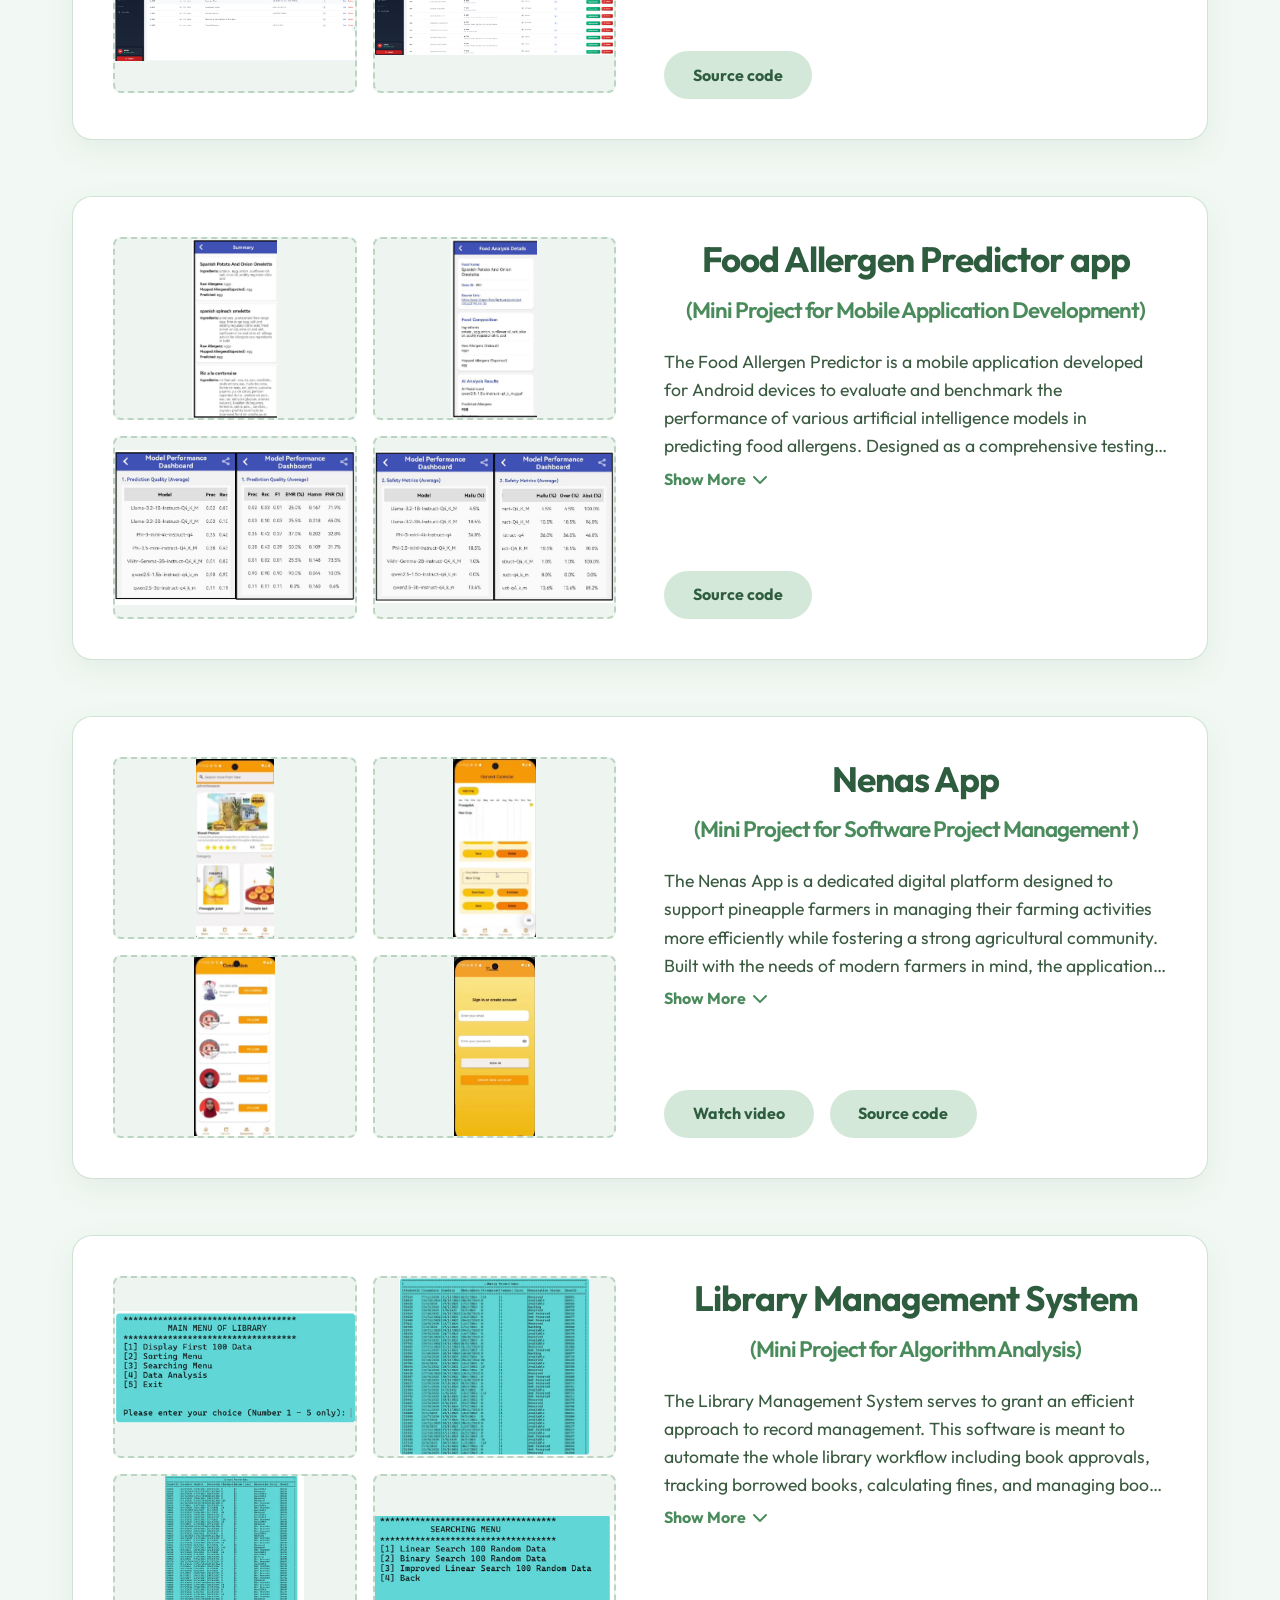
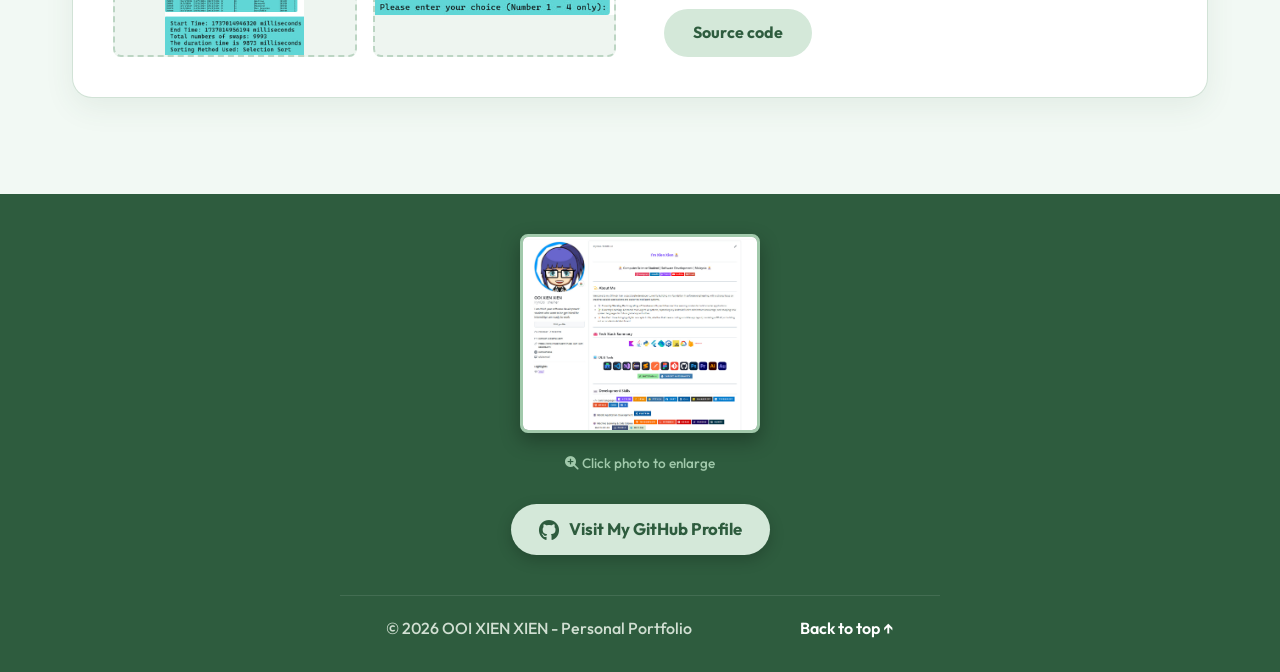
<file: projects.html>
<!-- project.html -->
<!DOCTYPE html>
<html lang="en">

<head>
    <meta charset="UTF-8">
    <meta name="viewport" content="width=device-width, initial-scale=1.0">
    <title>Previous Projects - My Portfolio</title>
    <link rel="preconnect" href="https://fonts.googleapis.com">
    <link rel="preconnect" href="https://fonts.gstatic.com" crossorigin>
    <link href="https://fonts.googleapis.com/css2?family=Outfit:wght@300;400;600;700&display=swap" rel="stylesheet">
    <link rel="stylesheet" href="styles.css">
    <link rel="stylesheet" href="https://cdnjs.cloudflare.com/ajax/libs/font-awesome/6.4.0/css/all.min.css">
</head>

<body>
    <header id="top">
        <div id="nav-placeholder"></div>
    </header>

    <main>
        <h1 class="projects-header">My Projects</h1>

        <section class="projects-container">
            <div class="project-card">
                <div class="project-gallery">
                    <div class="img-placeholder"><img src="project/smart_kit_1.jpg" alt="Car Rental UI 1"
                            style="width:100%; height:100%; object-fit:contain; background-color: transparent;"></div>
                    <div class="img-placeholder"><img src="project/smart_kit_2.jpg" alt="Car Rental UI 2"
                            style="width:100%; height:100%; object-fit:contain; background-color: transparent;"></div>

                </div>
                <div class="project-info">
                    <h2>​Smart IOT - Medical Kit System
                        <br><span style="font-size: 1.4rem; font-weight: 600; color: var(--color-medium);">(Final Year
                            Project)</span>
                    </h2>

                    <div class="project-desc">
                        <p>The Smart Medical Kit is an IoT-based medication management system designed to help elderly
                            patients and people with chronic conditions follow their medication schedule more
                            consistently.
                            It combines a Flutter mobile app, a Python Flask backend, and an ESP32 smart dispenser to
                            automate reminders, dispensing, adherence tracking, and caregiver monitoring.

                            This system reduces common medication-management problems such as:

                            missed doses due to forgetfulness,
                            delayed caregiver awareness,
                            and poor visibility of medicine stock levels.
                            By linking software + hardware + AI prediction, the platform supports safer and more
                            proactive daily medication care.</p>
                    </div>
                    <button class="show-more-btn">Show More <i class="fas fa-chevron-down"></i></button>

                    <div class="project-buttons">
                        <a href="https://youtu.be/LO_kBAOSEs8?si=50wX7atDnIi_jTgZ" class="btn-outline"
                            target="_blank">Watch video</a>
                        <a href="https://github.com/IrynOoi/smart_medical_kit_FYP" class="btn-outline"
                            target="_blank">Source code</a>
                    </div>
                </div>
            </div>
            <div class="project-card">
                <div class="project-gallery">
                    <div class="img-placeholder"><img src="project/restaurant_1.jpg" alt="Car Rental UI 1"
                            style="width:100%; height:100%; object-fit:contain; background-color: transparent;"></div>
                    <div class="img-placeholder"><img src="project/restaurant_2.jpg" alt="Car Rental UI 2"
                            style="width:100%; height:100%; object-fit:contain; background-color: transparent;"></div>
                    <div class="img-placeholder"><img src="project/restaurant_3.jpg" alt="Car Rental UI 1"
                            style="width:100%; height:100%; object-fit:contain; background-color: transparent;"></div>
                    <div class="img-placeholder"><img src="project/restaurant_4.jpg" alt="Car Rental UI 2"
                            style="width:100%; height:100%; object-fit:contain; background-color: transparent;"></div>

                </div>
                <div class="project-info">
                    <h2>Restoran SUP TULANG ZZ Web Application
                        <br><span style="font-size: 1.4rem; font-weight: 600; color: var(--color-medium);">(Mini Project
                            of
                            Web Application Development)</span>
                    </h2>

                    <div class="project-desc">
                        <p>Restoran SUP TULANG ZZ Web Application
                            Introduction
                            This repository contains a restaurant web application for customer ordering and staff
                            operations management.
                            Customers can browse menu items, place orders, track order status, and manage their profile.
                            Staff can manage orders, menu items, tables, users, and generate reports through a protected
                            dashboard.
                            The project also includes QR-based table ordering and export/report features for daily
                            operations.
                            Architecture
                            The system uses Laravel 12 with an MVC architecture:
                            Routes in routes/web.php map incoming requests.
                            Controllers in app/Http/Controllers handle request/business flow.
                            Models in app/Models manage database entities (orders, users, tables, menu items).
                            Blade views in resources/views render the UI.
                            Authentication-protected areas are grouped using Laravel middleware (auth) for
                            staff/customer dashboards.
                            Data persistence is handled through Laravel migrations/ORM with MySQL configuration provided
                            in .env.example.
                            Frontend assets are compiled with Vite for development and production builds.</p>
                    </div>
                    <button class="show-more-btn">Show More <i class="fas fa-chevron-down"></i></button>

                    <div class="project-buttons">
                        <a href="https://drive.google.com/file/d/1jIXFOW_zapXMPrbzsrXA7MLpwYuJXnAZ/view?usp=sharing"
                            class="btn-outline" target="_blank">Watch video</a>
                        <a href="https://github.com/IrynOoi/BITM-2113-web-application-project" class="btn-outline"
                            target="_blank">Source code</a>
                    </div>
                </div>
            </div>

            <div class="project-card">
                <div class="project-gallery">
                    <div class="img-placeholder"><img src="project/STELLAR_CAR_RENTAL_1.jpg" alt="Car Rental UI 1"
                            style="width:100%; height:100%; object-fit:contain; background-color: transparent;"></div>
                    <div class="img-placeholder"><img src="project/STELLAR_CAR_RENTAL_2.jpg" alt="Car Rental UI 2"
                            style="width:100%; height:100%; object-fit:contain; background-color: transparent;"></div>
                    <div class="img-placeholder"><img src="project/STELLAR_CAR_RENTAL_3.jpg" alt="Car Rental UI 3"
                            style="width:100%; height:100%; object-fit:contain; background-color: transparent;"></div>

                </div>
                <div class="project-info">
                    <h2>​STELLAR CAR RENTAL SYSTEM
                        <br><span style="font-size: 1.4rem; font-weight: 600; color: var(--color-medium);">(Mini Project
                            for
                            Data Structure and Algorithm)</span>
                    </h2>

                    <div class="project-desc">
                        <p>Key features of the Car Rental System include user-friendly interfaces for customers and
                            administrators, secure data management for vehicle records and customer information,
                            real-time
                            availability updates, and integrated payment processing capabilities. By leveraging
                            object-oriented programming principles and data structures, the system ensures scalability
                            and
                            maintainability, accommodating future expansions and enhancements.</p>
                    </div>
                    <button class="show-more-btn">Show More <i class="fas fa-chevron-down"></i></button>

                    <div class="project-buttons">
                        <a href="https://github.com/IrynOoi/grp-project-car-rental-systm" class="btn-outline"
                            target="_blank">Source code</a>
                    </div>
                </div>
            </div>

            <div class="project-card">
                <div class="project-gallery">
                    <div class="img-placeholder"><img src="project/STELLAR_RESTAURANT_1.jpg" alt="Restaurant UI 1"
                            style="width:100%; height:100%; object-fit:contain; background-color: transparent;"></div>
                    <div class="img-placeholder"><img src="project/STELLAR_RESTAURANT_2.jpg" alt="Restaurant UI 2"
                            style="width:100%; height:100%; object-fit:contain; background-color: transparent;"></div>
                    <div class="img-placeholder"><img src="project/STELLAR_RESTAURANT_3.jpg" alt="Restaurant UI 3"
                            style="width:100%; height:100%; object-fit:contain; background-color: transparent;"></div>
                    <div class="img-placeholder"><img src="project/STELLAR_RESTAURANT_4.jpg" alt="Restaurant UI 4"
                            style="width:100%; height:100%; object-fit:contain; background-color: transparent;"></div>
                </div>
                <div class="project-info">
                    <h2>STELLAR RESTAURANT SYSTEM <br><span
                            style="font-size: 1.4rem; font-weight: 600; color: var(--color-medium);">(Mini Project for
                            Programming Technique)</span></h2>

                    <div class="project-desc">
                        <p>This Self-Service Food Ordering System significantly improves the efficiency and accuracy of
                            the
                            order-taking process in the food ordering system. It reduces the time required to place an
                            order, eliminating the need for customers to wait for service in the restaurant.
                            Additionally,
                            the program addresses potential barriers to ordering, such as embarrassment or anxiety, by
                            allowing customers to place orders without face-to-face interaction. Language barriers,
                            mispronunciations, and order errors are also mitigated.</p>
                    </div>
                    <button class="show-more-btn">Show More <i class="fas fa-chevron-down"></i></button>

                    <div class="project-buttons">
                        <a href="https://github.com/IrynOoi/stellar-restaurant" class="btn-outline"
                            target="_blank">Source code</a>
                    </div>
                </div>
            </div>

            <div class="project-card">
                <div class="project-gallery">
                    <div class="img-placeholder"><img src="project/WORKSHOP1_1.jpg" alt="Workshop1 UI 1"
                            style="width:100%; height:100%; object-fit:contain; background-color: transparent;"></div>
                    <div class="img-placeholder"><img src="project/WORKSHOP1_2.jpg" alt="Workshop1 UI 2"
                            style="width:100%; height:100%; object-fit:contain; background-color: transparent;"></div>
                    <div class="img-placeholder"><img src="project/WORKSHOP1_3.jpg" alt="Workshop1 UI 3"
                            style="width:100%; height:100%; object-fit:contain; background-color: transparent;"></div>
                    <div class="img-placeholder"><img src="project/WORKSHOP1_4.jpg" alt="Workshop1 UI 4"
                            style="width:100%; height:100%; object-fit:contain; background-color: transparent;"></div>
                </div>
                <div class="project-info">
                    <h2>​Workshop 1 Using C++<br></h2>

                    <div class="project-desc">
                        <p>Pharmacies play a vital role in ensuring patients receive the right medications promptly and
                            accurately. However, manual handling of prescriptions, stock management, and billing
                            processes
                            often lead to inefficiencies, delays, and errors. To address these challenges, this project
                            proposes the development of an automated Pharmacy Management System designed to streamline
                            pharmacy operations, enhance accuracy, and improve overall service delivery.</p>
                        <p>The system will integrate key modules such as Authentication and Validation (user login,
                            registration, and password recovery), User Profile Management (for both staff and patients),
                            Medication and Prescription Management (to handle inventory and prescription records), and
                            Report Generation (for monitoring prescriptions, medication history, and inventory levels).
                        </p>
                        <p>By automating these processes, the Pharmacy Management System aims to minimize human error,
                            optimize stock control, and ensure efficient, reliable, and customer-centered pharmacy
                            operations.</p>
                    </div>
                    <button class="show-more-btn">Show More <i class="fas fa-chevron-down"></i></button>

                    <div class="project-buttons">
                        <a href="https://github.com/IrynOoi/pharmacy-workshop1" class="btn-outline"
                            target="_blank">Source code</a>
                    </div>
                </div>
            </div>

            <div class="project-card">
                <div class="project-gallery">
                    <div class="img-placeholder"><img src="project/Airline_Reservation_System_1.jpg" alt="Airline UI 1"
                            style="width:100%; height:100%; object-fit:contain; background-color: transparent;"></div>
                    <div class="img-placeholder"><img src="project/Airline_Reservation_System_2.jpg" alt="Airline UI 2"
                            style="width:100%; height:100%; object-fit:contain; background-color: transparent;"></div>
                    <div class="img-placeholder"><img src="project/Airline_Reservation_System_3.jpg" alt="Airline UI 3"
                            style="width:100%; height:100%; object-fit:contain; background-color: transparent;"></div>
                    <div class="img-placeholder"><img src="project/Airline_Reservation_System_4.jpg" alt="Airline UI 4"
                            style="width:100%; height:100%; object-fit:contain; background-color: transparent;"></div>
                </div>
                <div class="project-info">
                    <h2>Airline Reservation System
                        (Mini Project for Object Oriented
                        Programming)<br><span
                            style="font-size: 1.4rem; font-weight: 600; color: var(--color-medium);">(Mini Project for
                            Object Oriented Programming)</span></h2>

                    <div class="project-desc">
                        <p>The Airline Reservation System is designed to provide customers with a convenient and
                            efficient
                            way to manage their flight bookings online. Through this system, users can easily make
                            flight
                            reservations, view and update their personal profiles, and manage their existing bookings.
                        </p>
                        <p>In addition, the system includes a booking restoration feature, allowing customers to restore
                            deleted bookings within 3 days if needed. After the 3-day grace period, any un-restored
                            booking
                            will be permanently deleted from the system to maintain data accuracy and efficiency. After
                            booking for the seat, they will get a booking ticket afterwards which is stored as a pdf.
                        </p>
                    </div>
                    <button class="show-more-btn">Show More <i class="fas fa-chevron-down"></i></button>

                    <div class="project-buttons">
                        <a href="https://youtu.be/r2lBXpJOFnA" class="btn-outline" target="_blank">Watch video</a>
                        <a href="https://github.com/IrynOoi/BITP3313OOP" class="btn-outline" target="_blank">Source
                            code</a>
                    </div>
                </div>
            </div>

            <div class="project-card">
                <div class="project-gallery">
                    <div class="img-placeholder"><img src="project/Intelligent Attendance Evaluation System_1.jpg"
                            alt="Attendance AI UI 1"
                            style="width:100%; height:100%; object-fit:contain; background-color: transparent;"></div>
                    <div class="img-placeholder"><img src="project/Intelligent Attendance Evaluation System_2.jpg"
                            alt="Attendance AI UI 2"
                            style="width:100%; height:100%; object-fit:contain; background-color: transparent;"></div>
                    <div class="img-placeholder"><img src="project/Intelligent Attendance Evaluation System_3.jpg"
                            alt="Attendance AI UI 3"
                            style="width:100%; height:100%; object-fit:contain; background-color: transparent;"></div>
                    <div class="img-placeholder"><img src="project/Intelligent Attendance Evaluation System_4.jpg"
                            alt="Attendance AI UI 4"
                            style="width:100%; height:100%; object-fit:contain; background-color: transparent;"></div>
                </div>
                <div class="project-info">
                    <h2>Intelligent Attendance Evaluation System <br><span
                            style="font-size: 1.4rem; font-weight: 600; color: var(--color-medium);">(Mini Project for
                            AI)</span></h2>

                    <div class="project-desc">
                        <p>The Intelligent Attendance Evaluation System (IAES) is an advanced AI-powered solution
                            designed
                            to replace traditional attendance methods with a more accurate, efficient, and scalable
                            approach. By leveraging facial recognition technology, the system automates attendance
                            tracking,
                            ensuring instant and precise record-keeping while preventing fraudulent activities through
                            biometric verification.</p>
                        <p>IAES significantly reduces administrative workload and minimizes manual errors, allowing
                            institutions to manage attendance effortlessly. Furthermore, the system supports scalability
                            by
                            enabling easy addition of new students and integrates seamlessly with existing platforms,
                            offering smooth data export for analysis and reporting.</p>
                    </div>
                    <button class="show-more-btn">Show More <i class="fas fa-chevron-down"></i></button>

                    <div class="project-buttons">
                        <a href="https://www.youtube.com/watch?v=cDHOgv72i_k&feature=youtu.be" class="btn-outline"
                            target="_blank">Watch video</a>
                        <a href="https://github.com/IrynOoi/ai_intelligence_attendance_evaluator" class="btn-outline"
                            target="_blank">Source code</a>
                    </div>
                </div>
            </div>

            <div class="project-card">
                <div class="project-gallery">
                    <div class="img-placeholder"><img src="project/EVENT_GO_1.jpg" alt="EventGo UI 1"
                            style="width:100%; height:100%; object-fit:contain; background-color: transparent;"></div>
                    <div class="img-placeholder"><img src="project/EVENT_GO_2.jpg" alt="EventGo UI 2"
                            style="width:100%; height:100%; object-fit:contain; background-color: transparent;"></div>
                    <div class="img-placeholder"><img src="project/EVENT_GO_3.jpg" alt="EventGo UI 3"
                            style="width:100%; height:100%; object-fit:contain; background-color: transparent;"></div>
                    <div class="img-placeholder"><img src="project/EVENT_GO_4.jpg" alt="EventGo UI 4"
                            style="width:100%; height:100%; object-fit:contain; background-color: transparent;"></div>
                </div>
                <div class="project-info">
                    <h2>EventGo Project<br><span
                            style="font-size: 1.4rem; font-weight: 600; color: var(--color-medium);">(Mini Project for
                            distributed application development)</span></h2>

                    <div class="project-desc">
                        <p>The EventGo application is a desktop-based event management and attendance tracking system
                            designed to support the end-to-end process of organizing, managing, and monitoring events.
                            Developed using Java Swing within the Eclipse IDE, the application provides a graphical user
                            interface (GUI) for both administrators and users to interact with the system. It integrates
                            with Firebase Authentication for secure login access and utilizes MySQL or Firebase
                            Firestore
                            for backend data storage, ensuring a reliable and scalable architecture. The system is
                            structured to manage six key business processes: event creation, user registration,
                            registration
                            review, QR code generation, on-site check-in, and attendance reporting. Admin users can log
                            in
                            via Firebase and access an interface to perform full CRUD operations on events. This allows
                            them
                            to create, edit, view, and delete event information directly through the application,
                            ensuring
                            flexible event management capabilities. Users can register for events using a built-in form,
                            which captures and stores their registration with an initial status of "Pending Approval".
                            This
                            registration data is stored in the backend and awaits review by a designated reviewer or
                            administrator. The review process enables authorized personnel to assess registrations and
                            approve or reject them based on predefined criteria. The user-friendly interface streamlines
                            this process and updates the registration status accordingly. For registrations that are
                            approved, the system automatically generates a QR Code using the ZXing library. This QR code
                            encodes the unique combination of userId and eventId, serving as a digital ticket for event
                            check-in. The code is displayed on the confirmation screen or made available for download,
                            enabling seamless check-in at the event venue. During on-site check-in, staff members can
                            scan
                            QR codes using a webcam or scanning tool integrated into the system. The scanned code is
                            matched
                            against the backend records to validate the registration, and the system then records the
                            check-in time. This process ensures accurate attendance tracking and prevents unauthorized
                            access to the event. Finally, the EventGo application supports real-time attendance
                            monitoring
                            and reporting. Administrators can generate statistics such as total registrants, actual
                            attendance count, and event attendance rates. Reports can be exported in CSV or JSON
                            formats,
                            offering flexibility for analysis or archival purposes. Overall, EventGo provides a robust
                            and
                            efficient solution for event administration, user participation, and data-driven
                            decision-making.</p>
                    </div>
                    <button class="show-more-btn">Show More <i class="fas fa-chevron-down"></i></button>

                    <div class="project-buttons">
                        <a href="https://youtu.be/GUtQEokDrrk" class="btn-outline" target="_blank">Watch video</a>
                        <a href="https://github.com/IrynOoi/BITP-3123--DISTRIBUTED-APPLICATION-DEVELOPMENT"
                            class="btn-outline" target="_blank">Source code</a>
                    </div>
                </div>
            </div>

            <div class="project-card">
                <div class="project-gallery">
                    <div class="img-placeholder"><img src="project/IPETRO_1.jpg" alt="iPetro UI 1"
                            style="width:100%; height:100%; object-fit:contain; background-color: transparent;"></div>
                    <div class="img-placeholder"><img src="project/IPETRO_2.jpg" alt="iPetro UI 2"
                            style="width:100%; height:100%; object-fit:contain; background-color: transparent;"></div>
                    <div class="img-placeholder"><img src="project/IPETRO_3.jpg" alt="iPetro UI 3"
                            style="width:100%; height:100%; object-fit:contain; background-color: transparent;"></div>
                    <div class="img-placeholder"><img src="project/IPETRO_4.jpg" alt="iPetro UI 4"
                            style="width:100%; height:100%; object-fit:contain; background-color: transparent;"></div>
                </div>
                <div class="project-info">
                    <h2>iPetro- Risk-Based Inspection Management System (RBIMS) <br><span
                            style="font-size: 1.4rem; font-weight: 600; color: var(--color-medium);">(Workshop 2)</span>
                    </h2>

                    <div class="project-desc">
                        <p>iPetro (RBIMS) is a web-based Risk-Based Inspection (RBI) Management System designed to
                            support
                            industrial inspection workflows.</p>
                        <p>The system enables organizations to manage equipment inventories, inspection plans,
                            inspection
                            results, and user profiles in a centralized platform.</p>
                        <p>RBIMS also integrates AI-assisted data extraction to automate the interpretation of technical
                            drawings, reducing manual data entry and improving inspection efficiency.</p>
                    </div>
                    <button class="show-more-btn">Show More <i class="fas fa-chevron-down"></i></button>

                    <div class="project-buttons">

                        <a href="https://github.com/IrynOoi/workshop2_ipetro" class="btn-outline" target="_blank">Source
                            code</a>
                    </div>
                </div>
            </div>

            <div class="project-card">
                <div class="project-gallery">
                    <div class="img-placeholder"><img src="project/Food Allergen Predictor app_1.jpg"
                            alt="Allergen App UI 1"
                            style="width:100%; height:100%; object-fit:contain; background-color: transparent;"></div>
                    <div class="img-placeholder"><img src="project/Food Allergen Predictor app_2.jpg"
                            alt="Allergen App UI 2"
                            style="width:100%; height:100%; object-fit:contain; background-color: transparent;"></div>
                    <div class="img-placeholder"><img src="project/Food Allergen Predictor app_3.jpg"
                            alt="Allergen App UI 3"
                            style="width:100%; height:100%; object-fit:contain; background-color: transparent;"></div>
                    <div class="img-placeholder"><img src="project/Food Allergen Predictor app_4.jpg"
                            alt="Allergen App UI 4"
                            style="width:100%; height:100%; object-fit:contain; background-color: transparent;"></div>
                </div>
                <div class="project-info">
                    <h2>Food Allergen Predictor app<br><span
                            style="font-size: 1.4rem; font-weight: 600; color: var(--color-medium);">(Mini Project for
                            Mobile Application Development)</span></h2>

                    <div class="project-desc">
                        <p>The Food Allergen Predictor is a mobile application developed for Android devices to evaluate
                            and
                            benchmark the performance of various artificial intelligence models in predicting food
                            allergens. Designed as a comprehensive testing environment, the app allows users to select
                            specific AI models and datasets to perform individual or batch predictions on food items
                            based
                            on their ingredient lists. Beyond simple prediction, the core functionality revolves around
                            detailed performance analysis, offering dashboards that track prediction quality metrics
                            like
                            precision, recall, and F1-scores. It also rigorously evaluates model reliability through
                            safety
                            metrics—such as hallucination and over-prediction rates—and measures on-device efficiency by
                            monitoring latency, token throughput, and memory usage during execution. To support ongoing
                            research and documentation, the application maintains a detailed history of all predictions
                            and
                            provides tools to export these benchmark reports and historical records as CSV files for
                            external analysis</p>
                    </div>
                    <button class="show-more-btn">Show More <i class="fas fa-chevron-down"></i></button>

                    <div class="project-buttons">
                        <a href="https://github.com/IrynOoi/MAD-PROJECT" class="btn-outline" target="_blank">Source
                            code</a>
                    </div>
                </div>
            </div>

            <div class="project-card">
                <div class="project-gallery">
                    <div class="img-placeholder"><img src="project/NENAS_APP_1.jpg" alt="Nenas App UI 1"
                            style="width:100%; height:100%; object-fit:contain; background-color: transparent;"></div>
                    <div class="img-placeholder"><img src="project/NENAS_APP_2.jpg" alt="Nenas App UI 2"
                            style="width:100%; height:100%; object-fit:contain; background-color: transparent;"></div>
                    <div class="img-placeholder"><img src="project/NENAS_APP_3.jpg" alt="Nenas App UI 3"
                            style="width:100%; height:100%; object-fit:contain; background-color: transparent;"></div>
                    <div class="img-placeholder"><img src="project/NENAS_APP_4.jpg" alt="Nenas App UI 4"
                            style="width:100%; height:100%; object-fit:contain; background-color: transparent;"></div>
                </div>
                <div class="project-info">
                    <h2>Nenas App <br><span
                            style="font-size: 1.4rem; font-weight: 600; color: var(--color-medium);">(Mini Project for
                            Software Project Management )</span></h2>

                    <div class="project-desc">
                        <p>The Nenas App is a dedicated digital platform designed to support pineapple farmers in
                            managing
                            their farming activities more efficiently while fostering a strong agricultural community.
                            Built
                            with the needs of modern farmers in mind, the application combines essential farm management
                            tools with social connectivity features, enabling users to streamline daily operations and
                            improve productivity.</p>
                        <p>Through a simple login and registration system, farmers can easily access the platform and
                            create personalized accounts. Once registered, users are able to manage their profiles by
                            updating key personal information such as name, role, contact details, and address. The app
                            also
                            allows farmers to view both their own profiles and those of other farmers, encouraging
                            transparency and collaboration within the community.</p>
                        <p>A key feature of the Nenas App is the Harvest Calendar, which helps farmers plan and track
                            their
                            pineapple harvest cycles. By recording expected harvest dates, farmers can better organize
                            their
                            schedules, anticipate yields, and make informed decisions regarding production and sales.
                        </p>
                        <p>In addition, the Community/Connection feature provides a space where pineapple farmers can
                            interact, share knowledge, and support one another. This strengthens relationships among
                            farmers
                            and promotes the exchange of best practices and farming insights.</p>
                        <p>The app also includes display and browsing functions that allow users to view product-related
                            information, making it easier to stay informed about available produce and farming updates.
                        </p>
                        <p>Overall, the Nenas App serves as an integrated solution that not only enhances farm
                            management
                            but also builds a connected and knowledgeable pineapple farming community.</p>
                    </div>
                    <button class="show-more-btn">Show More <i class="fas fa-chevron-down"></i></button>

                    <div class="project-buttons">
                        <a href="https://www.youtube.com/watch?v=nFAQSCfCAf8&feature=youtu.be" class="btn-outline"
                            target="_blank">Watch video</a>
                        <a href="https://github.com/IrynOoi/SULAM_PROJECT_LATEST/tree/master" class="btn-outline"
                            target="_blank">Source code</a>
                    </div>
                </div>
            </div>

            <div class="project-card">
                <div class="project-gallery">
                    <div class="img-placeholder"><img src="project/Library-management-system_1.jpg"
                            alt="Library System UI 1"
                            style="width:100%; height:100%; object-fit:contain; background-color: transparent;"></div>
                    <div class="img-placeholder"><img src="project/Library-management-system_2.jpg"
                            alt="Library System UI 2"
                            style="width:100%; height:100%; object-fit:contain; background-color: transparent;"></div>
                    <div class="img-placeholder"><img src="project/Library-management-system_3.jpg"
                            alt="Library System UI 3"
                            style="width:100%; height:100%; object-fit:contain; background-color: transparent;"></div>
                    <div class="img-placeholder"><img src="project/Library-management-system_4.jpg"
                            alt="Library System UI 4"
                            style="width:100%; height:100%; object-fit:contain; background-color: transparent;"></div>
                </div>
                <div class="project-info">
                    <h2>Library Management System <br><span
                            style="font-size: 1.4rem; font-weight: 600; color: var(--color-medium);">(Mini Project for
                            Algorithm Analysis)</span></h2>

                    <div class="project-desc">
                        <p>The Library Management System serves to grant an efficient approach to record management.
                            This
                            software is meant to automate the whole library workflow including book approvals, tracking
                            borrowed books, calculating fines, and managing book reservations. It uses digital processes
                            instead of traditional ones, thus reducing errors, saving time, and increasing the overall
                            performance of library operations.</p>
                        <p>First and foremost, this project deals with the execution of basic LMS features such as
                            managing
                            and searching through book records, sorting through student data, and creating analytical
                            reports. This system can handle large data efficiently, processing 10,000 records based on
                            C++.
                            For sorting data on attributes such as StudentID and FineAmount, two sorting
                            algorithms-Selection Sort and Merge Sort-have been implemented. Similarly, to assess their
                            operational performances and operation counts, two search algorithms-linear search and
                            binary
                            search-have been implemented and analyzed. Comparisons should therefore serve best to
                            crystallize their analytical competence for the purpose of scenario illustration.</p>
                        <p>Besides that, the Library Management System includes advanced features like fine analysis,
                            reservation summaries, and renewal statistics in place of sorting and searching. While
                            reservation and renewal summaries give information on consumption patterns that can be
                            improved
                            in service provision, fine analysis helps to easily identify and clear overdue accounts by
                            librarians. It is this property that makes the Library Management System an important agent
                            of
                            organizational development that now caters beyond just simple data management.</p>
                        <p>Finally, the system with such a menu-driven interface ensures friendly operation with ease of
                            access to various features. MultiLevel architecture also permits flexibility, since future
                            enhancements may include functionalities such as online database backend integration or
                            digital
                            resource management. In addition, algorithmic efficiency gains important insight through the
                            inclusion of performance analysis, making it a worthwhile academic endeavour in algorithm
                            analysis and programming. Ultimately, the Library Management System serves to illustrate how
                            software tools can change operations in the library by bridging the gap between general
                            library
                            management techniques and modern technological innovations.</p>
                    </div>
                    <button class="show-more-btn">Show More <i class="fas fa-chevron-down"></i></button>

                    <div class="project-buttons">
                        <a href="https://github.com/IrynOoi/Library-management-system-BITP-2113-algorithm-analysis/tree/master"
                            class="btn-outline" target="_blank">Source code</a>
                    </div>
                </div>
            </div>
        </section>
    </main>

    <div id="footer-placeholder"></div>
    <script src="components.js"></script>
    <script src="script.js"></script>
</body>

</html>
</file>
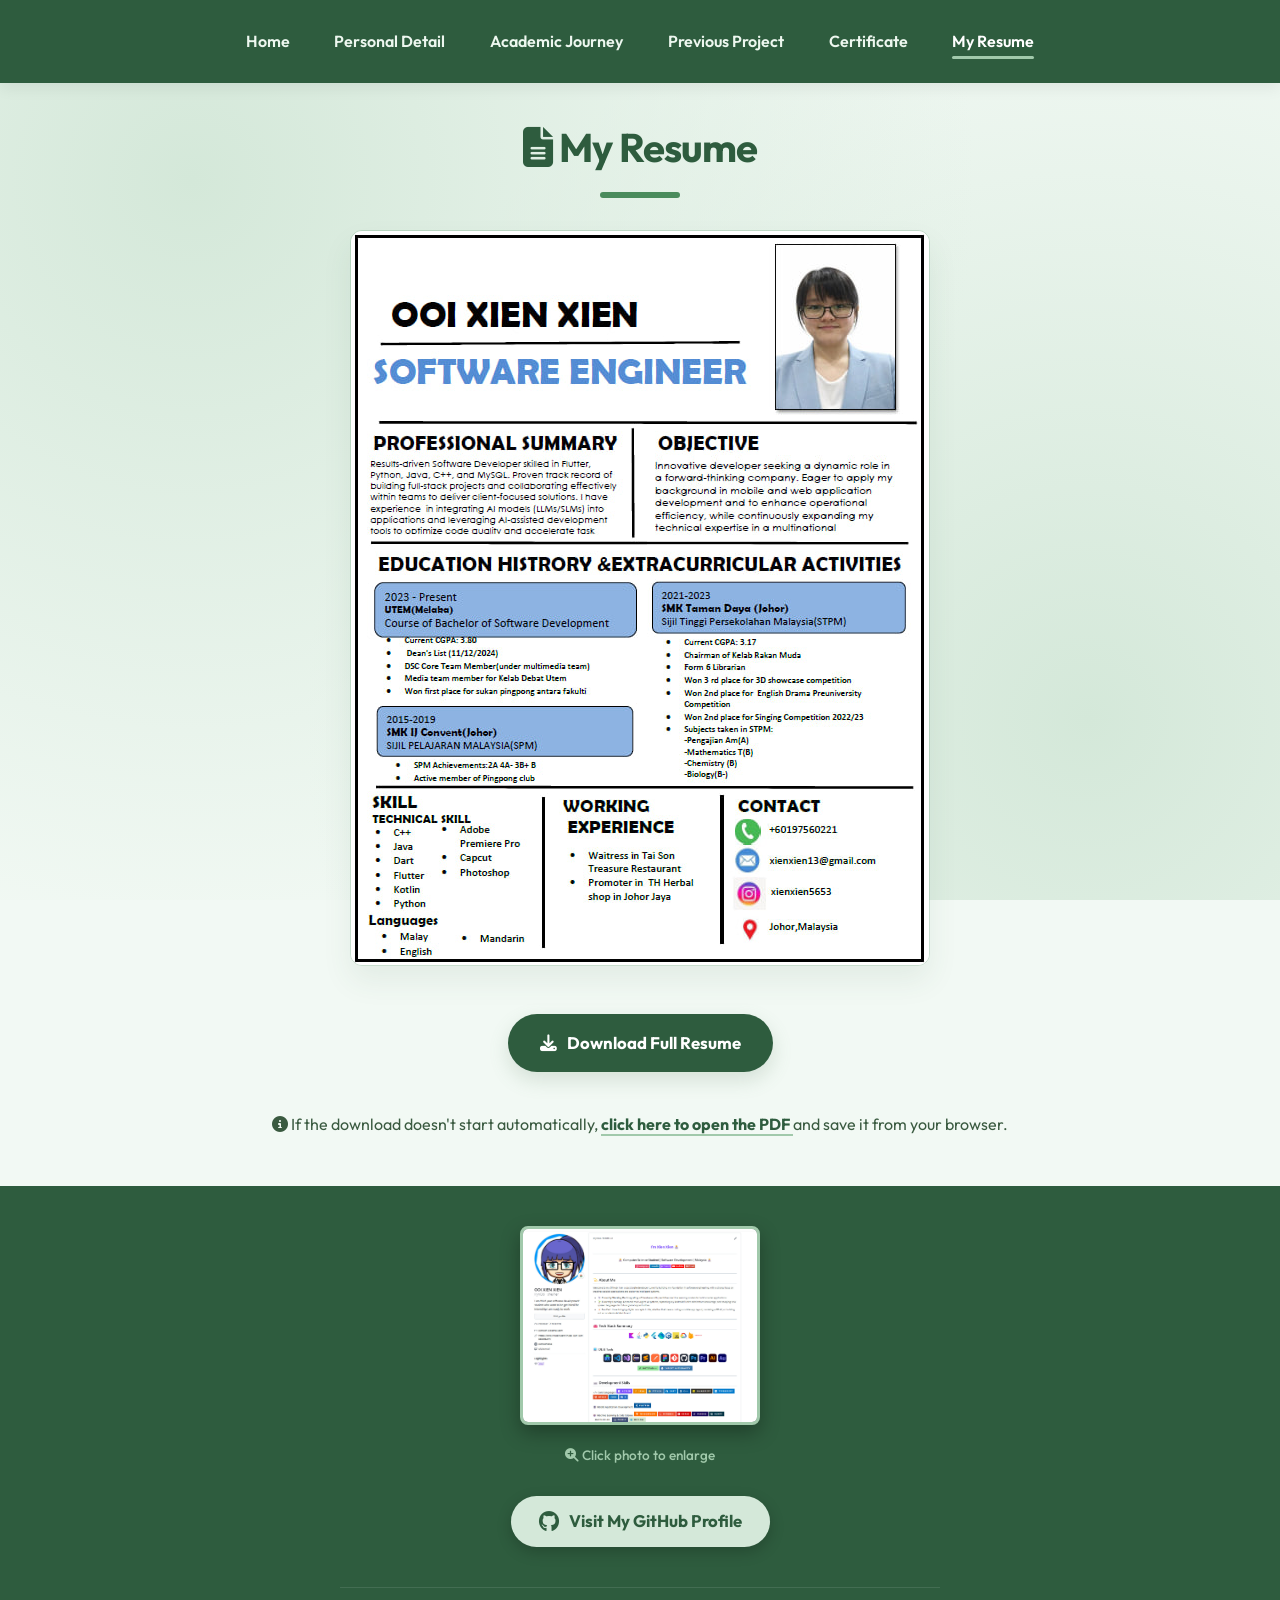
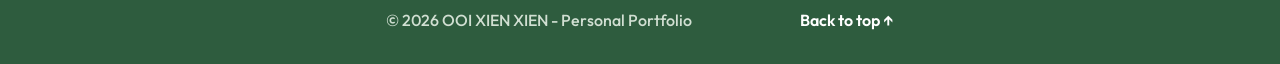
<file: resume.html>
<!-- resume.html -->
<!DOCTYPE html>
<html lang="en">

<head>
    <meta charset="UTF-8">
    <meta name="viewport" content="width=device-width, initial-scale=1.0">
    <title>Resume - My Portfolio</title>
    <link rel="preconnect" href="https://fonts.googleapis.com">
    <link rel="preconnect" href="https://fonts.gstatic.com" crossorigin>
    <link href="https://fonts.googleapis.com/css2?family=Outfit:wght@300;400;600;700&display=swap" rel="stylesheet">
    <link rel="stylesheet" href="styles.css">
    <link rel="stylesheet" href="https://cdnjs.cloudflare.com/ajax/libs/font-awesome/6.4.0/css/all.min.css">
</head>

<body>
    <header id="top">
        <div id="nav-placeholder"></div>
    </header>

    <main>
        <section id="resume-display" class="container" style="padding-top: 2rem;">
            <h2><i class="fas fa-file-alt"></i> My Resume</h2>

            <div style="display: flex; flex-direction: column; align-items: center; gap: 2.5rem; margin-top: -1rem;">

                <div style="transition: transform 0.4s ease;" onmouseover="this.style.transform='translateY(-8px)'"
                    onmouseout="this.style.transform='translateY(0)'">
                    <img src="resume/resume_latest.jpg" alt="Resume Preview - Ooi Xien Xien"
                        style="max-width: 100%; height: auto; border-radius: 12px; box-shadow: var(--card-shadow); border: 1px solid var(--card-border);">
                </div>

                <div>
                    <a href="resume/Resume_Ooi_Xien_Xien.pdf" download="Resume_Ooi_Xien_Xien.pdf" class="btn"
                        style="display: inline-flex; align-items: center; gap: 10px; text-decoration: none; margin-top: 0;">
                        <i class="fas fa-download"></i> Download Full Resume
                    </a>
                </div>

                <p style="font-size: 1rem; color: var(--text-muted); text-align: center;">
                    <i class="fas fa-info-circle"></i> If the download doesn't start automatically,
                    <a href="resume/Resume_Ooi_Xien_Xien.pdf" target="_blank"
                        style="color: var(--color-dark); font-weight: 700; text-decoration: none; border-bottom: 2px solid var(--color-light);">
                        click here to open the PDF
                    </a>
                    and save it from your browser.
                </p>
            </div>
        </section>
    </main>

    <div id="footer-placeholder"></div>

    <script src="components.js"></script>
    <script src="script.js"></script>
</body>

</html>
</file>
<file: styles.css>
/* styles.css */

/* =======================================================
   PREMIUM GREEN & WHITE THEME — TEXT & ACCENTS
   ======================================================= */
:root {
    --color-dark: #2e5c3e;
    /* deep green – primary */
    --color-medium: #4a8b5c;
    /* fresh medium green */
    --color-light: #a1c9ab;
    /* soft light green */
    --color-bg: #d4e8d9;
    /* Slightly deeper light green */

    --text-main: #1a2e1f;
    /* dark green, high readability */
    --text-muted: #3a5a40;
    /* muted green for secondary text */

    --card-bg: #ffffff;
    --card-border: rgba(74, 139, 92, 0.25);
    --card-shadow: 0 15px 30px rgba(46, 92, 62, 0.08);
}

/* Reset and Global Styles */
* {
    box-sizing: border-box;
    margin: 0;
    padding: 0;
}

body {
    font-family: 'Outfit', sans-serif;
    background-color: #f2f9f4;
    /* changed from pure white to a very light green tint */

    background-image:
        radial-gradient(circle at 15% 20%, var(--color-bg) 0%, transparent 60%),
        radial-gradient(circle at 85% 80%, var(--color-bg) 0%, transparent 60%);
    /* expanded gradient coverage */

    background-attachment: fixed;
    color: var(--text-main);
    line-height: 1.6;
    min-height: 100vh;
    display: flex;
    flex-direction: column;
    scroll-behavior: smooth;
    overflow-x: hidden;
}

main {
    flex: 1;
    animation: fadeIn 0.8s ease-out;
    /* Page load animation */
}

@keyframes fadeIn {
    from {
        opacity: 0;
        transform: translateY(15px);
    }

    to {
        opacity: 1;
        transform: translateY(0);
    }
}

/* ---------------- HEADER & NAV ---------------- */
header {
    /* No heavy gradient behind hero, keep it clean */
    background: transparent;
}

nav {
    display: flex;
    justify-content: center;
    align-items: center;
    padding: 1.8rem 5%;
    /* Increased navigation height */
    background-color: var(--color-dark);
    position: sticky;
    top: 0;
    z-index: 1000;
    box-shadow: 0 6px 14px rgba(0, 0, 0, 0.06);
}

.nav-links {
    list-style: none;
    display: flex;
    gap: 2.8rem;
    flex-wrap: wrap;
    justify-content: center;
}

.nav-links a {
    color: #edf7ef;
    text-decoration: none;
    font-size: 1rem;
    font-weight: 600;
    padding: 0.5rem 0;
    position: relative;
    transition: color 0.25s;
}

.nav-links a::after {
    content: '';
    position: absolute;
    width: 0;
    height: 3px;
    bottom: 0;
    left: 0;
    background-color: var(--color-light);
    border-radius: 2px;
    transition: width 0.3s ease;
}

.nav-links a:hover,
.nav-links a.active {
    color: #ffffff;
}

.nav-links a:hover::after,
.nav-links a.active::after {
    width: 100%;
}

/* ---------------- HERO SECTION ---------------- */
.hero {
    display: flex;
    align-items: center;
    justify-content: space-between;
    padding: 7rem 5% 6rem;
    position: relative;
    max-width: 1200px;
    margin: 0 auto;
    text-align: left;
}

.hero-content {
    flex: 1;
    max-width: 50%;
}

.hero-image {
    flex: 1;
    display: flex;
    justify-content: flex-end;
}

.blob-img {
    width: 450px;
    height: 450px;
    object-fit: cover;
    border-radius: 60% 40% 30% 70% / 60% 30% 70% 40%;
    animation: morph 8s ease-in-out infinite;
    box-shadow: 0 15px 35px rgba(97, 130, 100, 0.2);
    border: 5px solid var(--color-light);
}

@keyframes morph {
    0% {
        border-radius: 60% 40% 30% 70% / 60% 30% 70% 40%;
    }

    50% {
        border-radius: 30% 60% 70% 40% / 50% 60% 30% 60%;
    }

    100% {
        border-radius: 60% 40% 30% 70% / 60% 30% 70% 40%;
    }
}

.hero h1 {
    font-size: 4.5rem;
    font-weight: 800;
    color: var(--text-main);
    margin-bottom: 0.5rem;
    letter-spacing: -2px;
    line-height: 1.1;
}

.role-text {
    font-size: 1.8rem;
    color: var(--text-muted);
    margin-bottom: 1.5rem;
    font-weight: 600;
}

.hero-desc {
    font-size: 1.1rem;
    color: var(--text-muted);
    margin-bottom: 2rem;
    max-width: 90%;
}

#datetime-display {
    color: var(--color-dark);
    font-size: 1rem;
    font-weight: 600;
    background: rgba(255, 255, 255, 0.9);
    display: inline-block;
    padding: 0.5rem 1.5rem;
    border-radius: 30px;
    box-shadow: 0 5px 15px rgba(97, 130, 100, 0.1);
    border: 1px solid var(--card-border);
    margin-bottom: 2rem;
}

/* ---------------- CONTACT INFO ---------------- */
.contact-info {
    font-size: 1.1rem;
    color: var(--text-muted);
    margin-bottom: 2rem;
    line-height: 1.8;
}

.contact-info i {
    color: var(--color-dark);
    margin-right: 10px;
    width: 20px;
    text-align: center;
}

.contact-info a {
    color: var(--text-main);
    text-decoration: none;
    font-weight: 600;
    transition: color 0.3s;
}

.contact-info a:hover {
    color: var(--color-dark);
}

/* ---------------- LAYOUT CONTAINERS & SECTION CARDS ---------------- */
.container {
    max-width: 1100px;
    margin: 0 auto;
    padding: 3rem 2rem;
}

.section-card {
    background: var(--card-bg);
    border-radius: 24px;
    box-shadow: var(--card-shadow);
    border: 1px solid var(--card-border);
    padding: 3rem;
    margin: 3rem auto;
    transition: transform 0.4s ease, box-shadow 0.4s ease;
}

.section-card:hover {
    transform: translateY(-8px);
    box-shadow: 0 25px 45px rgba(97, 130, 100, 0.15);
}

/* ---------------- ACADEMIC GRID (HOME) ---------------- */
.academic-grid {
    display: grid;
    grid-template-columns: repeat(auto-fit, minmax(350px, 1fr));
    gap: 2.5rem;
    margin-top: 1rem;
}

.academic-card {
    background: var(--card-bg);
    border-radius: 20px;
    padding: 2.5rem;
    box-shadow: var(--card-shadow);
    border: 1px solid var(--card-border);
    transition: transform 0.4s ease, box-shadow 0.4s ease;
    display: flex;
    flex-direction: column;
}

.academic-card:hover {
    transform: translateY(-10px);
    box-shadow: 0 25px 45px rgba(97, 130, 100, 0.15);
}

.card-header {
    margin-bottom: 1.5rem;
    border-bottom: 2px solid var(--color-bg);
    padding-bottom: 1rem;
}

.card-header i {
    font-size: 2rem;
    color: var(--color-dark);
    margin-bottom: 1rem;
    display: block;
}

.card-header h3 {
    font-size: 1.6rem;
    margin-bottom: 0.4rem;
}

.institution {
    color: var(--color-medium);
    font-weight: 700;
    font-size: 1.05rem;
}

.duration {
    color: var(--text-muted);
    font-size: 0.95rem;
    font-style: italic;
}

.achievement-list {
    list-style: none;
    padding: 0;
    margin-bottom: 1.5rem;
}

.achievement-list li {
    margin-bottom: 0.8rem;
    color: var(--text-muted);
    display: flex;
    align-items: flex-start;
    gap: 12px;
}

.achievement-list li i {
    color: var(--color-medium);
    margin-top: 5px;
    font-size: 0.9rem;
}

.subjects-taken h4 {
    color: var(--color-dark);
    margin-bottom: 1rem;
    font-size: 1.1rem;
}

.subject-tags {
    display: flex;
    flex-wrap: wrap;
    gap: 0.6rem;
}

.subject {
    background: var(--color-bg);
    color: var(--color-dark);
    padding: 0.4rem 1rem;
    border-radius: 50px;
    font-size: 0.9rem;
    font-weight: 600;
}

.decoration-quote {
    text-align: center;
    margin-top: 4rem;
    font-size: 1.4rem;
    color: var(--color-dark);
    font-weight: 600;
    font-style: italic;
    opacity: 0.8;
}

.decoration-quote i {
    margin: 0 10px;
    color: var(--color-medium);
}

.bg-light,
.contact-form,
.placeholder-content {
    background: var(--card-bg);
    border-radius: 24px;
    box-shadow: var(--card-shadow);
    border: 1px solid var(--card-border);
    padding: 3rem;
    margin: 3rem auto;
    transition: transform 0.4s ease, box-shadow 0.4s ease;
    position: relative;
    overflow: hidden;
}

/* Green accent strip on the left side of cards */
.bg-light::before,
.contact-form::before,
.placeholder-content::before {
    content: '';
    position: absolute;
    top: 0;
    left: 0;
    width: 6px;
    height: 100%;
    background: var(--color-medium);
}

.bg-light:hover,
.contact-form:hover,
.placeholder-content:hover {
    transform: translateY(-8px);
    box-shadow: 0 25px 45px rgba(97, 130, 100, 0.15);
}

h2 {
    font-size: 2.5rem;
    margin-bottom: 3rem;
    text-align: center;
    color: var(--color-dark);
    position: relative;
    letter-spacing: -1px;
}

h2::after {
    content: '';
    width: 80px;
    height: 6px;
    background: var(--color-medium);
    display: block;
    margin: 0.8rem auto 0;
    border-radius: 10px;
}

h3 {
    color: var(--color-dark);
    font-size: 1.5rem;
    margin-bottom: 0.8rem;
}

p {
    color: var(--text-muted);
    font-size: 1.1rem;
}

/* ---------------- ABOUT SECTION ---------------- */
.about-content {
    display: flex;
    align-items: center;
    justify-content: center;
    gap: 3rem;
    flex-wrap: wrap;
    background: transparent;
    padding: 2rem 0;
    position: relative;
}

.img-wrapper {
    flex-shrink: 0;
    position: relative;
}

.profile-img {
    width: 300px;
    height: 300px;
    border-radius: 50%;
    object-fit: cover;
    border: 3px solid var(--color-dark);
    box-shadow: 0 15px 35px rgba(97, 130, 100, 0.1);
    transition: all 0.5s ease;
}

.profile-img:hover {
    transform: scale(1.02);
}

.about-text {
    flex: 1;
    min-width: 320px;
    max-width: 500px;
}

.detail-box {
    border: 2px solid var(--color-dark);
    padding: 0.8rem 1.5rem;
    margin-bottom: 1rem;
    background: transparent;
    color: var(--color-dark);
    font-weight: 700;
    font-size: 2rem;
    display: block;
    width: 100%;
}

.detail-box.subtitle {
    font-size: 1.5rem;
    font-weight: 600;
}

.detail-box.info {
    font-size: 1rem;
    font-weight: 500;
    line-height: 1.6;
}

.detail-box.info a {
    color: var(--color-dark);
    text-decoration: none;
}

.hidden {
    display: none !important;
    opacity: 0;
}

#hobbies-section {
    margin-top: 2rem;
    padding: 1.5rem;
    background: var(--color-bg);
    /* Very light green */
    border-left: 5px solid var(--color-dark);
    border-radius: 12px;
    box-shadow: 0 5px 15px rgba(0, 0, 0, 0.03);
    animation: slideDown 0.4s ease-out forwards;
}

@keyframes slideDown {
    from {
        opacity: 0;
        transform: translateY(-10px);
    }

    to {
        opacity: 1;
        transform: translateY(0);
    }
}

#hobbies-section ul {
    margin-left: 2rem;
    margin-top: 0.8rem;
    color: var(--text-main);
    font-weight: 600;
}

#hobbies-section li {
    margin-bottom: 0.5rem;
}

#hobbies-section li::marker {
    color: var(--color-dark);
}

/* Buttons */
.btn {
    background: var(--color-dark);
    color: white;
    padding: 1rem 2rem;
    border: none;
    border-radius: 50px;
    font-size: 1.05rem;
    font-weight: 700;
    cursor: pointer;
    margin-top: 2rem;
    transition: all 0.3s cubic-bezier(0.175, 0.885, 0.32, 1.275);
    box-shadow: 0 8px 20px rgba(97, 130, 100, 0.2);
    font-family: inherit;
    position: relative;
    overflow: hidden;
    z-index: 1;
}

.btn::before {
    content: '';
    position: absolute;
    top: 0;
    left: 0;
    right: 0;
    bottom: 0;
    background: var(--color-medium);
    z-index: -1;
    transition: opacity 0.3s ease;
    opacity: 0;
}

.btn:hover {
    transform: translateY(-4px);
    box-shadow: 0 15px 25px rgba(97, 130, 100, 0.3);
}

.btn:hover::before {
    opacity: 1;
}

/* ---------------- TABLE STYLING ---------------- */
.education-table {
    width: 100%;
    border-collapse: separate;
    border-spacing: 0;
    background-color: var(--card-bg);
    border-radius: 12px;
    overflow: hidden;
}

.education-table th,
.education-table td {
    padding: 1.5rem;
    text-align: left;
    border-bottom: 1px solid rgba(97, 130, 100, 0.1);
}

.education-table th {
    background: var(--color-light);
    /* Light Green Header */
    color: var(--text-main);
    font-weight: 800;
    text-transform: uppercase;
    font-size: 0.95rem;
    letter-spacing: 1px;
}

.education-table tr {
    transition: all 0.3s ease;
}

.education-table tbody tr:hover {
    background-color: var(--color-bg);
    /* Very light green on hover */
    transform: scale(1.01);
    box-shadow: 0 5px 15px rgba(97, 130, 100, 0.05);
}

/* ---------------- FORM STYLING ---------------- */
.form-group {
    margin-bottom: 2rem;
}

.form-group label {
    display: block;
    margin-bottom: 0.8rem;
    color: var(--color-dark);
    font-weight: 700;
    font-size: 1rem;
    margin-left: 0.5rem;
}

.form-group input,
.form-group textarea {
    width: 100%;
    padding: 1.2rem;
    background: #ffffff;
    border: 2px solid var(--color-light);
    border-radius: 16px;
    color: var(--text-main);
    font-family: inherit;
    font-size: 1rem;
    font-weight: 500;
    transition: all 0.3s ease;
}

.form-group input::placeholder,
.form-group textarea::placeholder {
    color: #9cbda0;
}

.form-group input:focus,
.form-group textarea:focus {
    outline: none;
    border-color: var(--color-dark);
    box-shadow: 0 0 0 4px rgba(97, 130, 100, 0.1);
    transform: translateY(-2px);
}

/* ---------------- FOOTER ---------------- */
footer {
    text-align: center;
    padding: 3rem;
    background: var(--color-dark);
    /* Dark Green Footer */
    color: #d1dfd2;
    /* Lighter text for footer */
    display: flex;
    justify-content: space-between;
    align-items: center;
    flex-wrap: wrap;
    margin-top: auto;
}

.footer-links a {
    color: #ffffff;
    text-decoration: none;
    font-weight: 700;
    position: relative;
    padding: 0.2rem 0;
    transition: color 0.3s;
    margin: 0 0.5rem;
}

.footer-links a::after {
    content: '';
    position: absolute;
    width: 100%;
    height: 2px;
    bottom: -2px;
    left: 0;
    background-color: var(--color-light);
    transform: scaleX(0);
    transform-origin: right;
    transition: transform 0.3s ease;
}

.footer-links a:hover::after {
    transform: scaleX(1);
    transform-origin: left;
}

/* ---------------- SKILLS SECTION ---------------- */
.skills-grid {
    display: grid;
    grid-template-columns: repeat(auto-fit, minmax(120px, 1fr));
    gap: 2rem;
    justify-items: center;
    margin-top: 3rem;
}

.skill-item {
    display: flex;
    flex-direction: column;
    align-items: center;
}

.circular-progress {
    position: relative;
    width: 100px;
    height: 100px;
    border-radius: 50%;
    background: conic-gradient(var(--color-dark) var(--progress), var(--color-light) 0deg);
    display: flex;
    justify-content: center;
    align-items: center;
    margin-bottom: 1rem;
    box-shadow: 0 5px 15px rgba(97, 130, 100, 0.1);
}

.circular-progress::before {
    content: "";
    position: absolute;
    width: 80px;
    height: 80px;
    border-radius: 50%;
    background-color: var(--color-bg);
}

.progress-value {
    position: relative;
    font-weight: 700;
    font-size: 1.2rem;
    color: var(--text-main);
}

.skill-name {
    text-align: center;
    font-weight: 700;
    font-size: 1rem;
    color: var(--color-dark);
}

/* Responsive Design */
@media (max-width: 768px) {
    .nav-links {
        display: flex;
        flex-direction: column;
        align-items: center;
        width: 100%;
        margin-top: 1rem;
        gap: 1rem;
    }

    nav {
        display: flex;
        flex-direction: column;
    }

    .hero {
        flex-direction: column;
        /* Stacks text on top of the image */
        padding: 3rem 5% 4rem;
        /* Reduces the huge top spacing on mobile */
        text-align: center;
        /* Centers the text */
        gap: 2.5rem;
        /* Adds space between the text and the photo */
    }

    .hero-content {
        max-width: 100%;
        /* Overrides the 50% restriction from desktop */
        display: flex;
        flex-direction: column;
        align-items: center;
        /* Centers the button and contact info */
    }

    .hero-image {
        justify-content: center;
        /* Centers the image */
        width: 100%;
    }

    .blob-img {
        width: 280px;
        /* Shrinks the image to fit mobile screens safely */
        height: 280px;
    }

    .hero h1 {
        font-size: 3rem;
        text-align: center;
    }

    .contact-info {
        text-align: left;
        /* Keeps the icons and text aligned neatly */
        display: inline-block;
    }

    .about-content {
        flex-direction: column;
        text-align: center;
        gap: 3rem;
        padding: 2rem;
    }

    /* --> ADD THESE NEW RULES FOR THE PERSONAL DETAIL PAGE <-- */
    .about-section {
        flex-direction: column;
        /* Stacks the photo on top of the text card */
        text-align: center;
        /* Centers the text */
        gap: 2rem;
        /* Adds breathing room between photo and card */
        padding: 1rem;
        /* Prevents it from touching the screen edges */
    }

    .profile-pic {
        width: 240px;
        /* Shrinks the photo so it fits perfectly on phones */
        height: 240px;
    }

    .about-card {
        padding: 2rem 1.5rem;
        /* Slightly smaller padding for mobile screens */
        width: 100%;
        /* Ensures the green box doesn't overflow */
    }

    .about-card h2 {
        text-align: center;
        /* Centers your name on mobile */
    }

    .social-icons {
        justify-content: center;
        /* Centers your social media buttons */
        flex-wrap: wrap;
        /* Allows icons to wrap to a new line if needed */
    }

    .gallery-title {
        text-align: center;
        /* Centers the "My Gallery" text */
    }

    /* --> END OF PERSONAL DETAIL RULES <-- */

    .bg-light,
    .contact-form,
    .placeholder-content {
        padding: 2rem;
    }

    footer {
        flex-direction: column;
        gap: 1.5rem;
    }
}

/* =======================================================
   CERTIFICATES PAGE SPECIFIC STYLES
   ======================================================= */

.certificates-page .hero h1 {
    color: var(--color-dark);
    text-transform: uppercase;
    font-size: 3.5rem;
}

.certificates-page h2.section-title {
    text-align: left;
    color: var(--color-dark);
    font-size: 2.8rem;
    margin-bottom: 2rem;
    text-transform: uppercase;
}

.certificates-page h2.section-title::after {
    display: none;
    /* Keep the clean look from the image */
}

.certificate-grid {
    display: grid;
    grid-template-columns: repeat(auto-fit, minmax(300px, 1fr));
    gap: 2.5rem;
    padding: 2rem 0;
}

.certificate-card {
    background: #fff;
    border-radius: 4px;
    overflow: hidden;
    box-shadow: 0 10px 20px rgba(0, 0, 0, 0.05);
    transition: transform 0.3s ease, box-shadow 0.3s ease;
    border: 1px solid #eee;
    display: flex;
    flex-direction: column;
}

.certificate-card:hover {
    transform: translateY(-10px);
    box-shadow: 0 20px 40px rgba(0, 0, 0, 0.1);
}

.certificate-img-container {
    width: 100%;
    display: flex;
    justify-content: center;
    align-items: center;
    background-color: transparent;
    /* Remove background so it doesn't show as a frame */
    padding: 10px;
    /* Add small padding for breathing room */
}

/* Removed .portrait aspect-ratio to allow natural fit */

.certificate-card img {
    max-width: 100%;
    height: auto;
    object-fit: contain;
    display: block;
    margin: 0 auto;
    border-radius: 4px;
    /* Slight rounding for the image itself */
    box-shadow: 0 4px 12px rgba(0, 0, 0, 0.1);
    /* Subtle shadow for the certificate paper effect */
}

/* Modal / Lightbox Styles */
.modal {
    display: none;
    position: fixed;
    z-index: 2000;
    padding-top: 50px;
    left: 0;
    top: 0;
    width: 100%;
    height: 100%;
    overflow: auto;
    background-color: rgba(0, 0, 0, 0.9);
    backdrop-filter: blur(5px);
}

.modal-content {
    margin: auto;
    display: block;
    /* Force the image to stretch to fill the screen safely */
    width: 90vw;
    height: 85vh;
    object-fit: contain;
    /* Keeps aspect ratio perfect, prevents stretching/squishing */
    border-radius: 8px;
    box-shadow: 0 0 30px rgba(255, 255, 255, 0.1);
    animation: zoomIn 0.3s ease-out;
}

@keyframes zoomIn {
    from {
        transform: scale(0.7);
        opacity: 0;
    }

    to {
        transform: scale(1);
        opacity: 1;
    }
}

#modal-caption {
    margin: auto;
    display: block;
    width: 80%;
    max-width: 700px;
    text-align: center;
    color: #fff;
    padding: 15px 0;
    font-size: 1.2rem;
    font-weight: 600;
}

.close-modal {
    position: absolute;
    top: 20px;
    right: 35px;
    color: #f1f1f1;
    font-size: 40px;
    font-weight: bold;
    transition: 0.3s;
    cursor: pointer;
}

.close-modal:hover,
.close-modal:focus {
    color: var(--color-light);
    text-decoration: none;
    cursor: pointer;
}

.certificate-card {
    background: #fff;
    border-radius: 4px;
    overflow: hidden;
    box-shadow: 0 10px 20px rgba(0, 0, 0, 0.05);
    transition: transform 0.3s ease, box-shadow 0.3s ease;
    border: 1px solid #eee;
    display: flex;
    flex-direction: column;
    cursor: pointer;

    /* ADD THIS LINE: Stops short landscape cards from stretching to match tall portrait cards */
    align-self: start;
}

/* GitHub Section */
.github-section {
    background-color: var(--color-dark);
    color: white;
    padding: 5rem 5%;
    text-align: center;
    margin-top: 4rem;
}

.github-section h2 {
    color: white;
    font-size: 3rem;
    margin-bottom: 3rem;
}

.github-section h2::after {
    background: white;
}

.github-mockup {
    max-width: 1000px;
    margin: 0 auto;
    background: white;
    border-radius: 12px;
    overflow: hidden;
    box-shadow: 0 30px 60px rgba(0, 0, 0, 0.3);
}

.github-mockup img {
    width: 100%;
    display: block;
}

/* =======================================================
   ACADEMIC PAGE (TIMELINE) STYLES
   ======================================================= */

.academic-container {
    max-width: 900px;
    margin: 4rem auto 6rem;
    padding: 0 2rem;
    flex: 1;
}

.academic-title {
    text-align: center;
    color: var(--color-dark);
    font-size: 3.5rem;
    margin-bottom: 4rem;
    font-weight: 800;
}

.timeline {
    position: relative;
    padding: 0;
}

.timeline-item {
    position: relative;
    margin-bottom: 4rem;
    padding-left: 70px;
    opacity: 0;
    transform: translateY(40px);
    transition: opacity 0.5s ease-out, transform 0.5s ease-out;
    transition-delay: calc(var(--anim-order, 0) * 0.3s);
    z-index: 2;
}

.timeline-item.show {
    opacity: 1;
    transform: translateY(0);
}

.timeline-item::before {
    content: '';
    position: absolute;
    top: 46px;
    bottom: -4rem;
    left: 20px;
    width: 4px;
    background: var(--color-medium);
    z-index: 1;
    border-radius: 3px;
    transform-origin: top;
    transform: scaleY(0);
}

.timeline-item.show::before {
    animation: drawLine 0.4s linear forwards;
    animation-delay: calc((var(--anim-order, 0) * 0.9s) + 0.5s);
}

@keyframes drawLine {
    from {
        transform: scaleY(0);
    }

    to {
        transform: scaleY(1);
    }
}

.timeline-item:last-child::before {
    display: none;
}

.timeline-icon {
    position: absolute;
    left: -1px;
    top: 0;
    width: 46px;
    height: 46px;
    background: #ffffff;
    border: 3px solid var(--color-medium);
    border-radius: 8px;
    display: flex;
    justify-content: center;
    align-items: center;
    color: var(--color-dark);
    font-size: 1.3rem;
    z-index: 2;
    box-shadow: 0 4px 10px rgba(0, 0, 0, 0.1);
    transition: transform 0.3s ease, background 0.3s ease, color 0.3s ease;
}

.timeline-item:hover .timeline-icon {
    transform: scale(1.15) rotate(5deg);
    background: var(--color-dark);
    color: #ffffff;
    border-color: var(--color-dark);
}

.timeline-content {
    background: #ffffff;
    border-radius: 12px;
    padding: 2.5rem;
    box-shadow: 0 10px 30px rgba(46, 92, 62, 0.08);
    position: relative;
    transition: transform 0.3s ease, box-shadow 0.3s ease;
    border: 1px solid var(--card-border);
}

.timeline-item:hover .timeline-content {
    transform: translateY(-5px);
    box-shadow: 0 15px 35px rgba(46, 92, 62, 0.15);
}

.timeline-content h3 {
    color: var(--color-dark);
    font-size: 1.8rem;
    margin-bottom: 1.2rem;
    font-weight: 700;
}

.timeline-content ul {
    list-style-type: none;
    padding: 0;
}

.timeline-content li {
    position: relative;
    padding-left: 25px;
    margin-bottom: 0.8rem;
    color: var(--text-muted);
    font-size: 1.1rem;
}

.timeline-content li::before {
    content: '•';
    color: var(--color-medium);
    font-size: 1.8rem;
    position: absolute;
    left: 0;
    top: -7px;
}

/* =======================================================
   PERSONAL DETAIL PAGE STYLES
   ======================================================= */

.about-section {
    display: flex;
    justify-content: center;
    align-items: center;
    gap: 3rem;
    max-width: 1000px;
    margin: 4rem auto;
    padding: 0 2rem;
}

.profile-pic {
    width: 320px;
    height: 320px;
    border-radius: 50%;
    object-fit: cover;
    border: 4px solid var(--color-dark);
    box-shadow: 0 10px 20px rgba(0, 0, 0, 0.1);
}

.about-card {
    background-color: var(--color-light);
    border-radius: 16px;
    padding: 2.5rem;
    position: relative;
    flex: 1;
    box-shadow: 0 10px 30px rgba(0, 0, 0, 0.05);
}

.about-card h1 {
    color: var(--color-dark);
    font-size: 2.8rem;
    font-weight: 800;
    margin-bottom: 0.2rem;
    line-height: 1.1;
}

.about-card h2 {
    color: var(--color-dark);
    font-size: 1.8rem;
    font-weight: 700;
    margin-bottom: 1.5rem;
    text-align: left;
    letter-spacing: normal;
}

.about-card h2::after {
    display: none;
}

.social-icons {
    display: flex;
    gap: 0.6rem;
    margin-top: 1.5rem;
    position: relative;
    z-index: 2;
}

.social-icon {
    width: 36px;
    height: 36px;
    display: flex;
    justify-content: center;
    align-items: center;
    text-decoration: none;
    transition: transform 0.3s ease;
    filter: drop-shadow(0 2px 4px rgba(0, 0, 0, 0.1));
}

.social-icon:hover {
    transform: scale(1.1);
}

.social-icon img {
    width: 100%;
    height: 100%;
    object-fit: contain;
}

.stars-decor {
    position: absolute;
    bottom: 20px;
    right: 20px;
    width: 80px;
    height: 80px;
    z-index: 1;
    pointer-events: none;
}

.gallery-section {
    max-width: 1000px;
    margin: 4rem auto;
    padding: 0 2rem;
    margin-bottom: 6rem;
}

.gallery-title {
    color: var(--color-dark);
    font-size: 2.5rem;
    font-weight: 800;
    text-align: left;
    margin-bottom: 2rem;
}

.gallery-title::after {
    display: none;
}

.gallery-grid {
    display: grid;
    grid-template-columns: repeat(auto-fit, minmax(280px, 1fr));
    gap: 1.5rem;
}

.gallery-item {
    background-color: white;
    border: 2px solid var(--color-dark);
    padding: 4px;
    box-shadow: 2px 2px 8px rgba(0, 0, 0, 0.15);
    transition: transform 0.3s ease;
}

.gallery-item img {
    width: 100%;
    height: 350px;
    object-fit: cover;
    display: block;
}

/* =======================================================
   PROJECTS PAGE STYLES
   ======================================================= */

.projects-header {
    text-align: center;
    color: var(--color-dark);
    font-size: 3.5rem;
    margin: 3rem 0 1rem;
    font-weight: 800;
}

.projects-container {
    max-width: 1200px;
    margin: 2rem auto 6rem;
    padding: 0 2rem;
    display: flex;
    flex-direction: column;
    gap: 3.5rem;
}

.project-card {
    display: flex;
    background: var(--card-bg);
    border-radius: 20px;
    padding: 2.5rem;
    box-shadow: 0 10px 30px rgba(46, 92, 62, 0.08);
    border: 1px solid var(--card-border);
    gap: 3rem;
    transition: transform 0.4s ease, box-shadow 0.4s ease;
    animation: slideUp 0.8s cubic-bezier(0.25, 0.46, 0.45, 0.94) forwards;
    opacity: 0;
    transform: translateY(30px);
}

.project-card:nth-child(2) {
    animation-delay: 0.2s;
}

.project-card:nth-child(3) {
    animation-delay: 0.4s;
}

.project-card:nth-child(4) {
    animation-delay: 0.6s;
}

@keyframes slideUp {
    to {
        opacity: 1;
        transform: translateY(0);
    }
}

.project-card:hover {
    transform: translateY(-8px);
    box-shadow: 0 20px 40px rgba(46, 92, 62, 0.15);
}

.project-gallery {
    flex: 1;
    display: grid;
    grid-template-columns: 1fr 1fr;
    gap: 1rem;
    max-width: 50%;
}

.project-gallery .img-placeholder {
    width: 100%;
    aspect-ratio: 4/3;
    background-color: #eef5f0;
    border-radius: 8px;
    border: 2px dashed rgba(74, 139, 92, 0.3);
    display: flex;
    justify-content: center;
    align-items: center;
    color: var(--color-medium);
    font-size: 0.9rem;
    font-weight: 600;
    transition: transform 0.3s ease;
    overflow: hidden;
}

.project-gallery img {
    width: 100%;
    height: 100%;
    object-fit: cover;
    border-radius: 8px;
    transition: transform 0.3s ease;
}

.project-info {
    flex: 1;
    display: flex;
    flex-direction: column;
}

.project-info h2 {
    color: var(--color-dark);
    font-size: 2.2rem;
    margin-bottom: 1.2rem;
    line-height: 1.3;
}

.project-info h2::after {
    display: none;
}

.project-buttons {
    margin-top: auto;
    display: flex;
    gap: 1rem;
    padding-top: 1.5rem;
}

.btn-outline {
    display: inline-flex;
    align-items: center;
    justify-content: center;
    padding: 0.7rem 1.8rem;
    background-color: var(--color-bg);
    color: var(--color-dark);
    text-decoration: none;
    border-radius: 30px;
    font-weight: 700;
    font-size: 1rem;
    transition: all 0.3s ease;
}

.btn-outline:hover {
    background-color: var(--color-medium);
    color: white;
    transform: translateY(-3px);
}

@media (max-width: 900px) {
    .project-card {
        flex-direction: column;
        gap: 2rem;
    }

    .project-gallery {
        max-width: 100%;
    }

    .project-info h2 {
        font-size: 1.8rem;
    }
}

@media (max-width: 600px) {
    .projects-header {
        font-size: 2.5rem;
    }

    .project-buttons {
        flex-direction: column;
    }

    .btn-outline {
        width: 100%;
    }
}

/* Reduce gap between title and certificates */
.certificates-page .hero {
    padding-bottom: 1rem;
}

.certificates-page #certificates.container {
    padding-top: 0;
}

/* =======================================================
   SHOW MORE / SHOW LESS FEATURE
   ======================================================= */
.project-desc {
    display: -webkit-box;
    -webkit-line-clamp: 4;
    /* Number of lines to show before cutting off */
    -webkit-box-orient: vertical;
    overflow: hidden;
    transition: all 0.3s ease;
    margin-bottom: 0.5rem;
}

.project-desc.expanded {
    -webkit-line-clamp: unset;
    /* Removes the limit when expanded */
}

.show-more-btn {
    background: none;
    border: none;
    color: var(--color-medium);
    /* Uses your existing green theme color */
    font-weight: 700;
    cursor: pointer;
    padding: 0;
    margin-bottom: 1.5rem;
    font-family: inherit;
    font-size: 1rem;
    display: inline-flex;
    align-items: center;
    gap: 6px;
    transition: color 0.3s ease;
}

.show-more-btn:hover {
    color: var(--color-dark);
    text-decoration: underline;
}

/* Add this anywhere above your media queries */
.hamburger {
    display: none;
    /* Hidden on desktop */
    background: none;
    border: none;
    color: white;
    font-size: 2rem;
    cursor: pointer;
}

/* ---------------- RESPONSIVE DESIGN (MOBILE) ---------------- */
@media (max-width: 768px) {
    nav {
        display: flex;
        flex-direction: row;
        justify-content: space-between;
        align-items: center;
        padding: 1rem 5%;
        position: relative;
    }

    .hamburger {
        display: block;
        margin-left: auto;
        color: var(--color-light);
        /* IMPORTANT: High z-index keeps the hamburger/X button visibly hovering ABOVE the sidebar */
        z-index: 1001;
        position: relative;
    }

    .nav-links {
        /* 1. Change from absolute to fixed so it follows the screen */
        position: fixed;
        top: 0;
        /* 2. Hide it completely off the right side of the screen */
        right: -250px;
        width: 250px;
        height: 100vh;
        /* Full screen height */
        background-color: var(--color-dark);
        flex-direction: column;
        align-items: center;
        justify-content: flex-start;
        padding-top: 80px;
        /* Pushes links down so they don't hide behind the X button */
        gap: 0;
        /* 3. Smooth sliding animation */
        transition: right 0.4s cubic-bezier(0.4, 0, 0.2, 1);
        margin-top: 0;
        box-shadow: -5px 0 20px rgba(0, 0, 0, 0.4);
        /* Nice shadow on the left edge */
        z-index: 1000;
        /* Sits underneath the hamburger icon */

        /* Remove old dropdown logic */
        max-height: none;
        overflow-y: auto;
    }

    /* When Javascript adds the 'active' class, this slides the menu onto the screen */
    .nav-links.active {
        right: 0;
    }

    .nav-links li {
        width: 100%;
        /* Ensures the tap area spans the whole sidebar */
    }

    .nav-links a {
        display: block;
        padding: 1.5rem 0;
        width: 100%;
        text-align: center;
        border-bottom: 1px solid rgba(255, 255, 255, 0.05);
        font-size: 1.1rem;
        /* Slightly larger text for easier finger tapping */
    }

    .nav-links li:last-child a {
        border-bottom: none;
    }

    .nav-links a::after {
        display: none;
    }
}

/* =======================================================
   CERTIFICATES PAGE STYLES
   ======================================================= */

.certificates-page .hero {
    padding-top: 4rem;
    padding-bottom: 2rem;
    justify-content: center;
}

.certificates-page .hero h1 {
    text-align: center;
    width: 100%;
    font-size: 3.5rem;
}

.certificate-grid {
    display: grid;
    grid-template-columns: repeat(auto-fill, minmax(320px, 1fr));
    gap: 2.5rem;
    padding: 1rem 0;
}

.certificate-card {
    background: var(--card-bg);
    border-radius: 16px;
    padding: 1.2rem;
    box-shadow: var(--card-shadow);
    border: 1px solid var(--card-border);
    transition: transform 0.3s ease, box-shadow 0.3s ease;
    cursor: pointer;
    display: flex;
    flex-direction: column;
    align-items: center;
    justify-content: center;
}

.certificate-card:hover {
    transform: translateY(-8px);
    box-shadow: 0 20px 40px rgba(46, 92, 62, 0.15);
}

.certificate-img-container {
    width: 100%;
    height: 240px;
    display: flex;
    align-items: center;
    justify-content: center;
    overflow: hidden;
    border-radius: 8px;
    background: #f8fbf9;
}

.certificate-img-container img {
    max-width: 100%;
    max-height: 100%;
    object-fit: contain;
    transition: transform 0.4s ease;
}

.certificate-card:hover .certificate-img-container img {
    transform: scale(1.05);
}

/* Specific adjustment for portrait orientation images if needed */
.certificate-img-container.portrait img {
    object-fit: contain;
}

/* =======================================================
   MODAL STYLES (Image Zoom)
   ======================================================= */

.modal {
    display: none;
    position: fixed;
    z-index: 2000;
    left: 0;
    top: 0;
    width: 100%;
    height: 100%;
    overflow: auto;
    background-color: rgba(10, 25, 15, 0.9);
    backdrop-filter: blur(5px);
}

.modal-content {
    margin: auto;
    display: block;
    max-width: 90%;
    max-height: 80vh;
    object-fit: contain;
    position: absolute;
    top: 50%;
    left: 50%;
    transform: translate(-50%, -50%);
    box-shadow: 0 15px 50px rgba(0, 0, 0, 0.5);
    border-radius: 8px;
    animation: zoomIn 0.3s ease;
}

#modal-caption {
    margin: auto;
    display: block;
    width: 80%;
    max-width: 700px;
    text-align: center;
    color: #edf7ef;
    padding: 15px 0;
    font-size: 1.2rem;
    font-weight: 500;
    position: absolute;
    bottom: 5%;
    left: 50%;
    transform: translateX(-50%);
    animation: fadeInText 0.3s ease;
}

@keyframes zoomIn {
    from { transform: translate(-50%, -50%) scale(0.9); opacity: 0; }
    to { transform: translate(-50%, -50%) scale(1); opacity: 1; }
}

@keyframes fadeInText {
    from { opacity: 0; transform: translateX(-50%) translateY(20px); }
    to { opacity: 1; transform: translateX(-50%) translateY(0); }
}

.close-modal {
    position: absolute;
    top: 20px;
    right: 35px;
    color: #f1f1f1;
    font-size: 40px;
    font-weight: bold;
    transition: 0.3s;
    cursor: pointer;
    z-index: 2001;
}

.close-modal:hover,
.close-modal:focus {
    color: var(--color-light);
    text-decoration: none;
    cursor: pointer;
}

/* Responsive adjustments for Certificates */
@media (max-width: 768px) {
    .certificate-grid {
        grid-template-columns: repeat(auto-fill, minmax(260px, 1fr));
        gap: 1.5rem;
    }
    
    .certificate-img-container {
        height: 200px;
    }
    
    .modal-content {
        max-width: 95%;
    }
}
</file>
